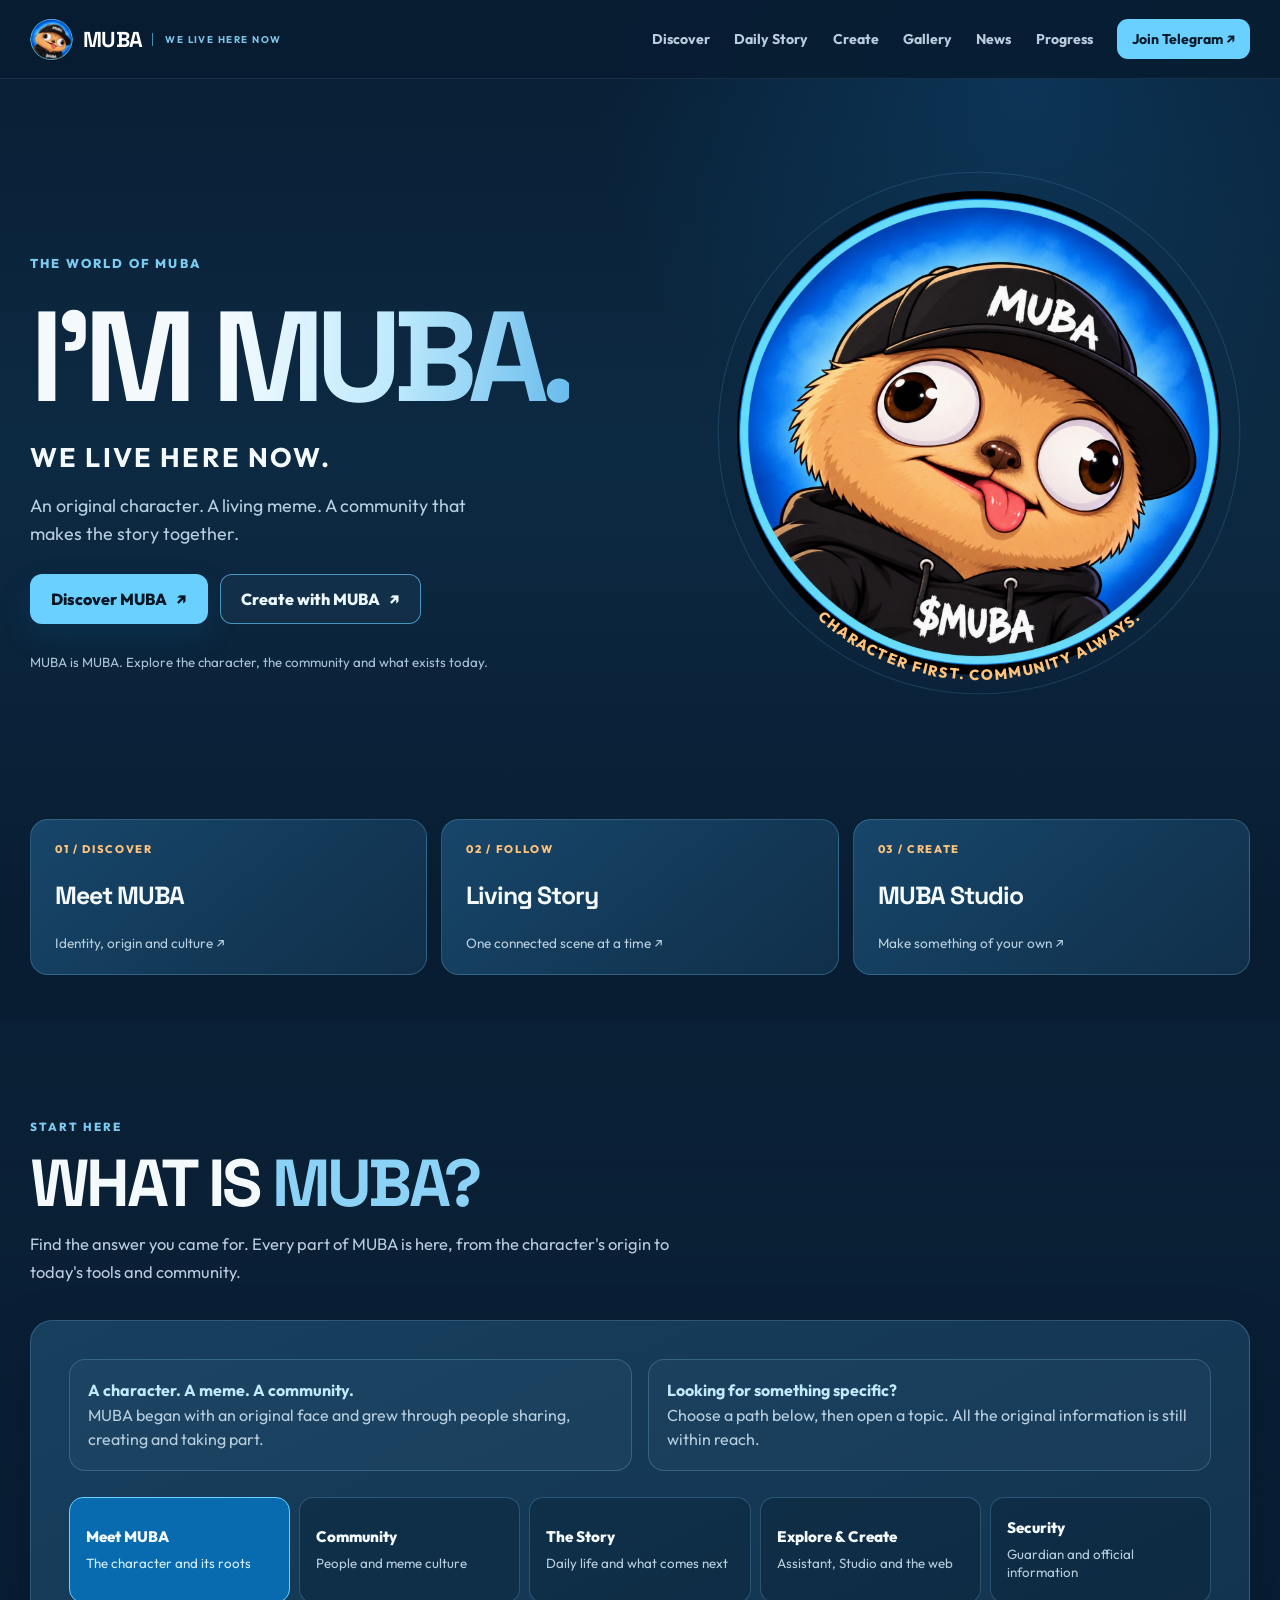
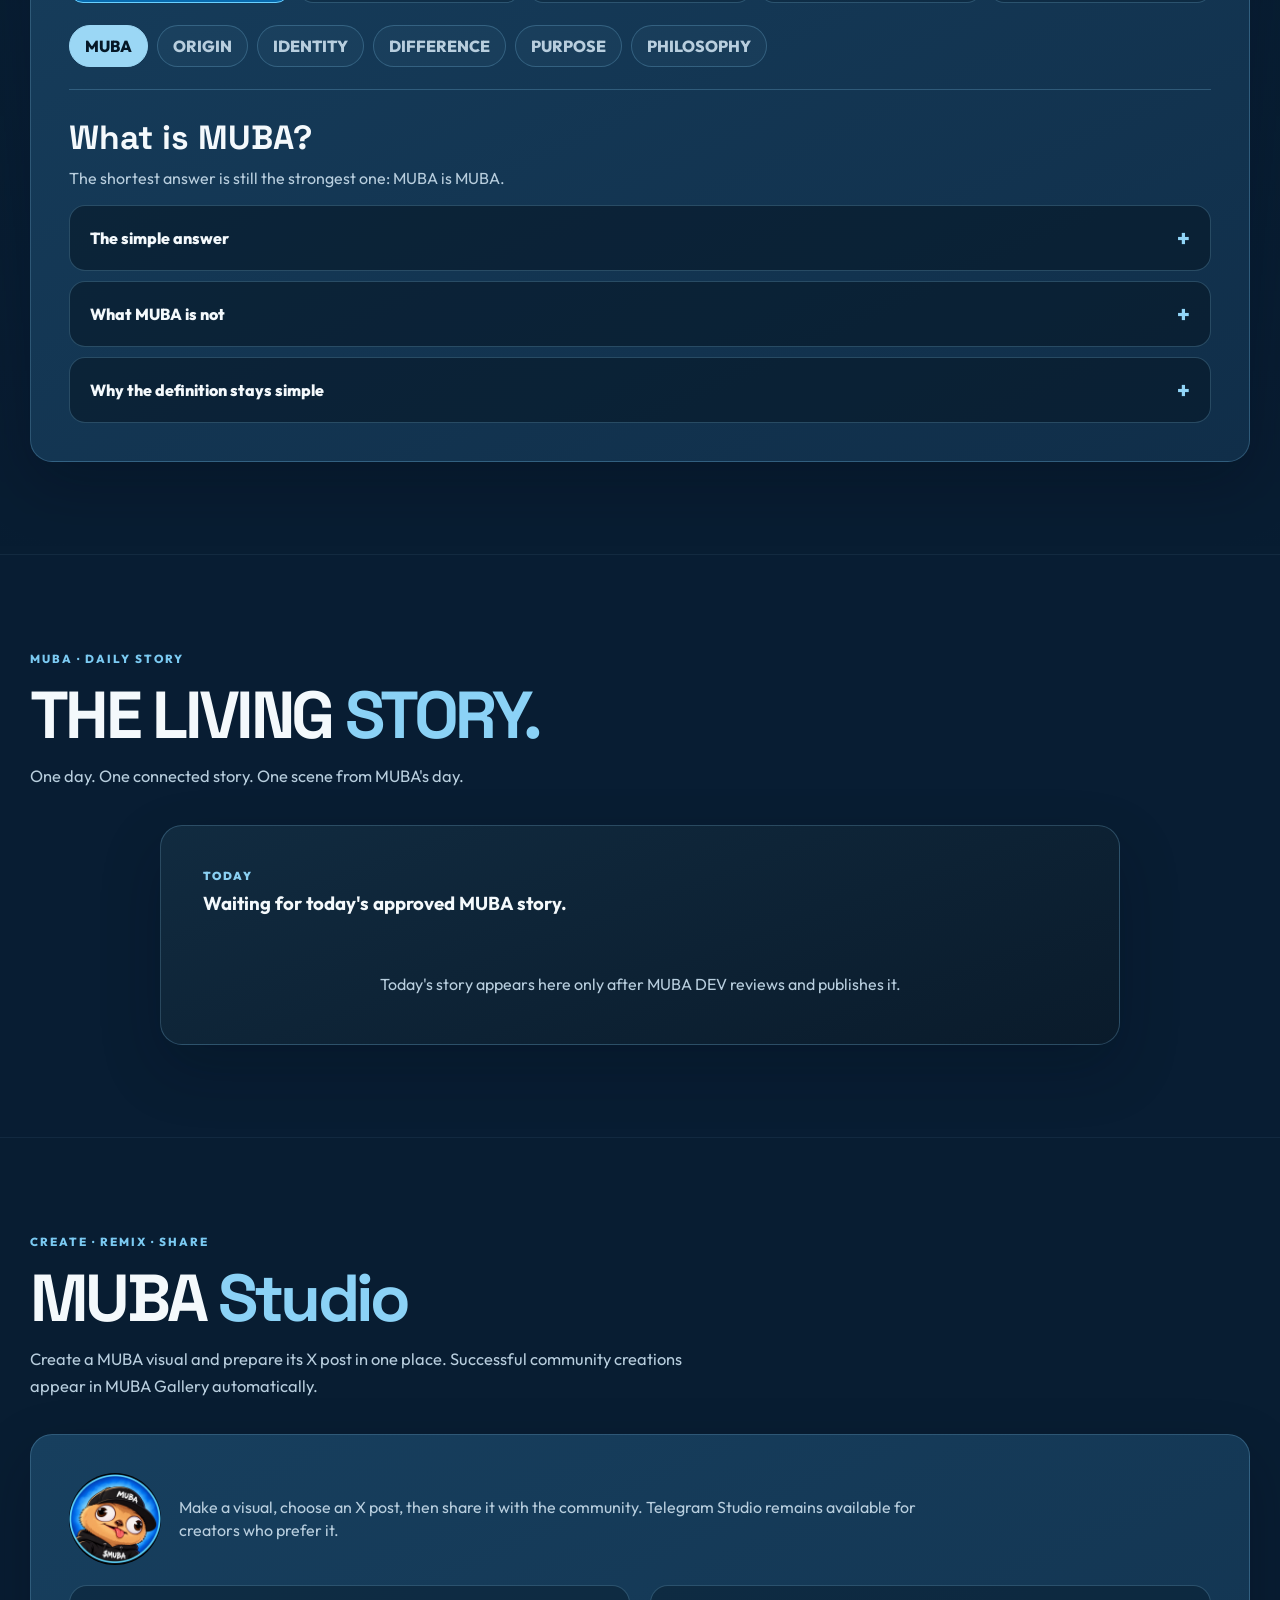
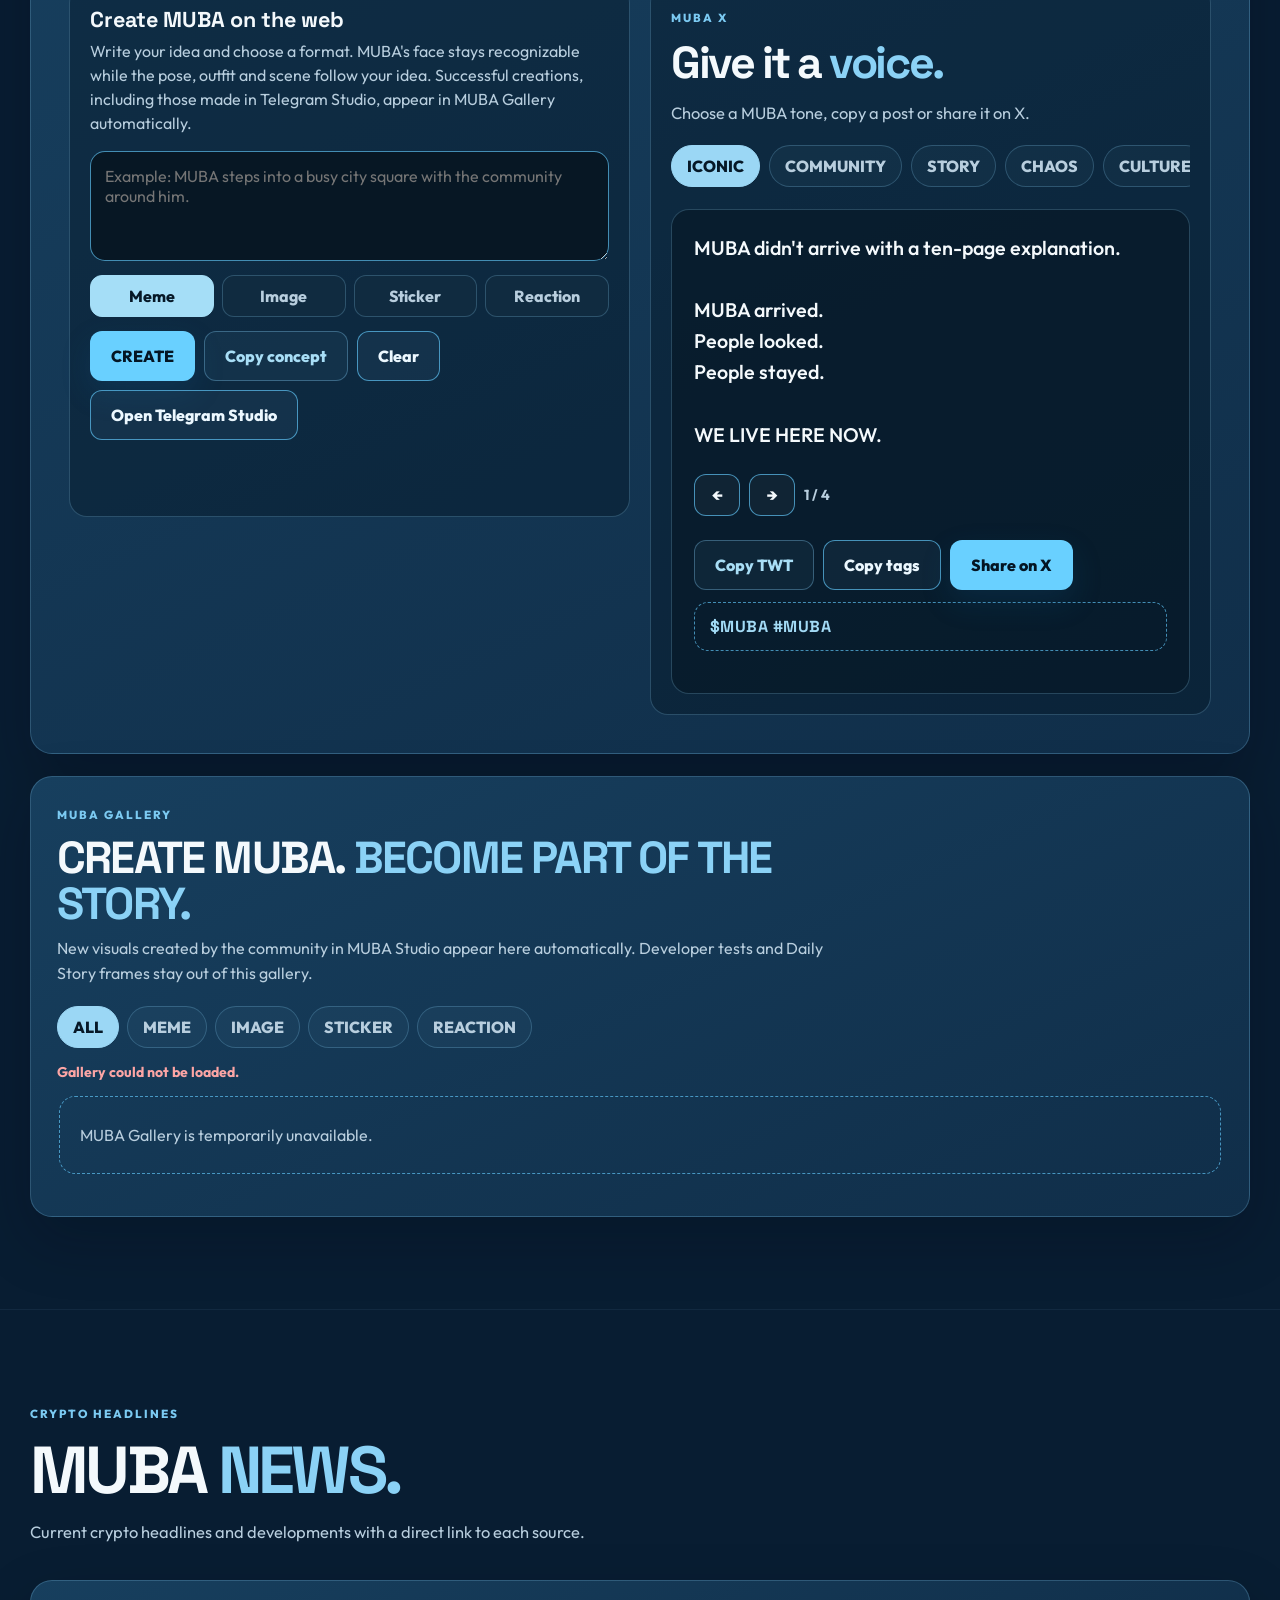
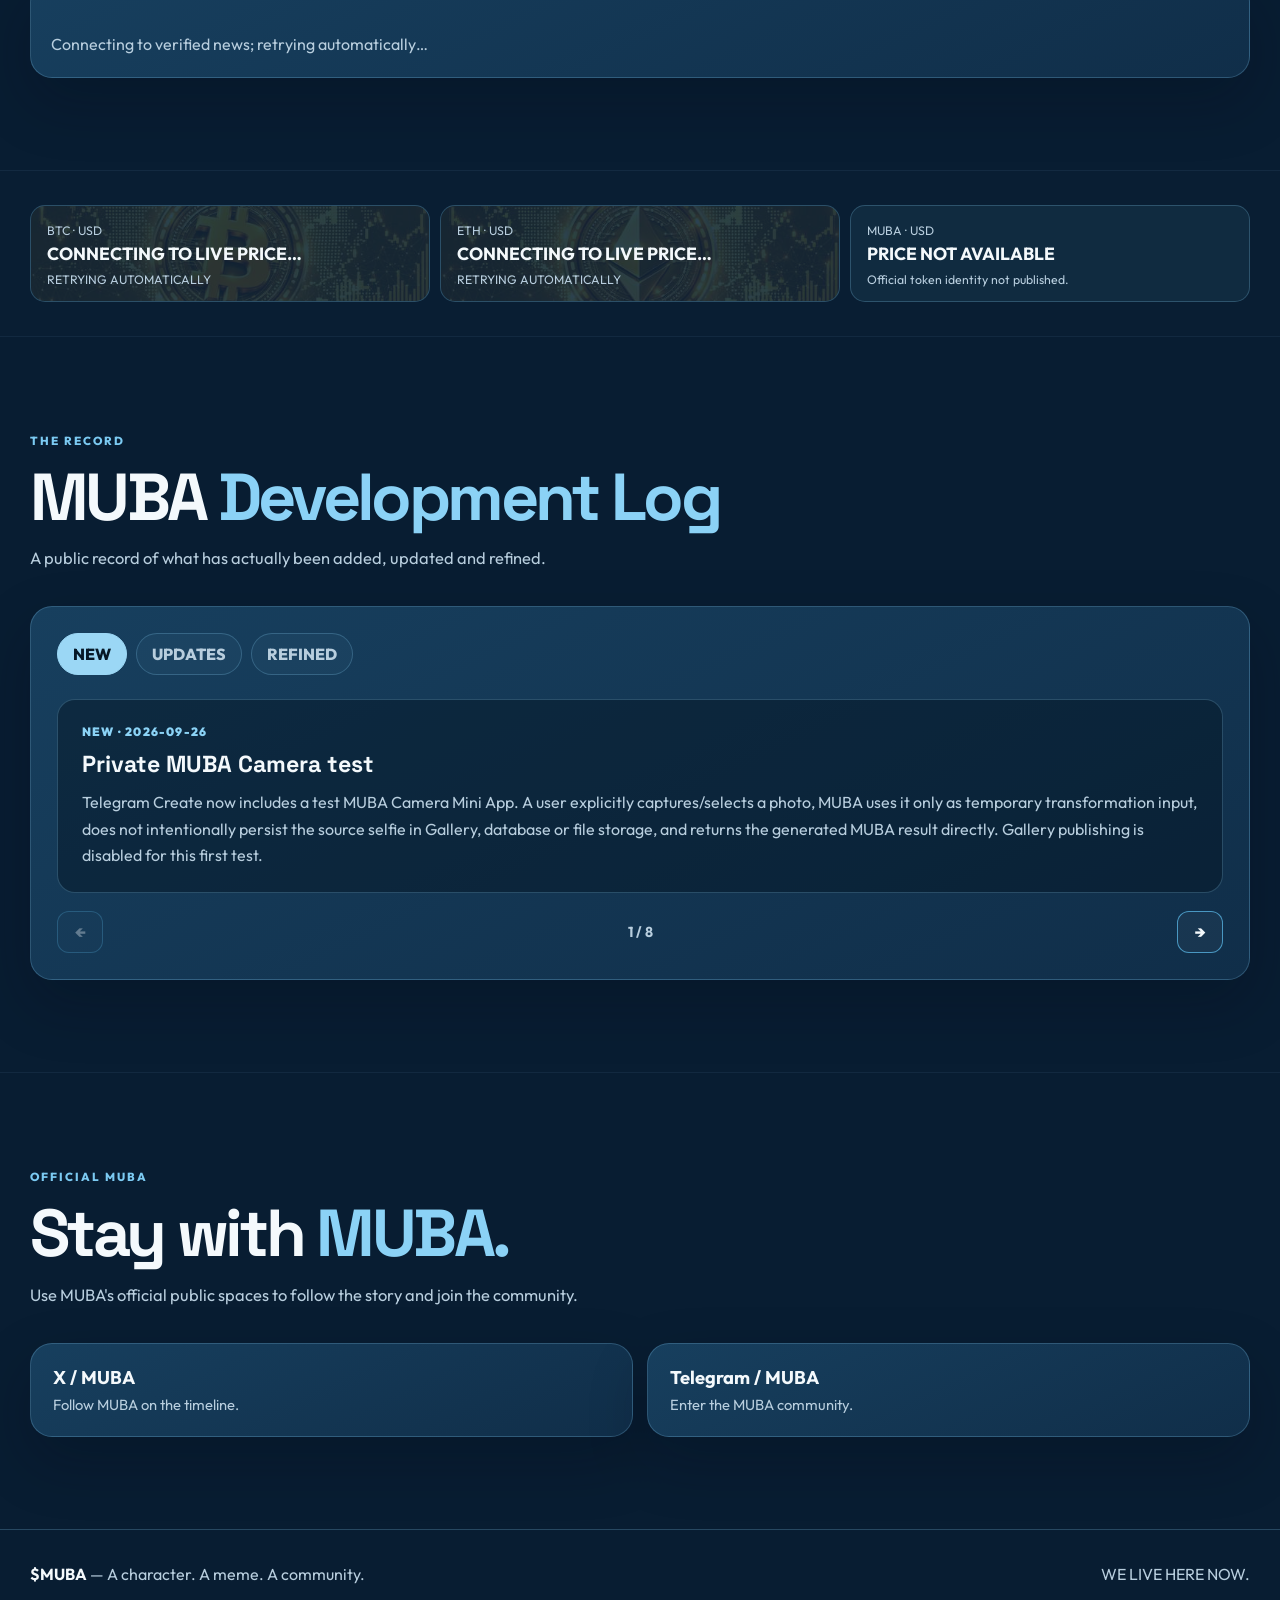
<file: index.html>
<!DOCTYPE html>
<html lang="en">
<head>
  <meta charset="UTF-8" />
  <meta name="viewport" content="width=device-width, initial-scale=1.0" />
  <meta name="description" content="MUBA — a character, a meme, a community. Explore the living MUBA story, development log, MUBA Studio and community tools." />
  <meta name="theme-color" content="#07121d" />
  <meta name="muba-studio-api" content="https://muba-v1dz.onrender.com" />
  <title>MUBA — WE LIVE HERE NOW</title>
  <link rel="preconnect" href="https://fonts.googleapis.com">
  <link rel="preconnect" href="https://fonts.gstatic.com" crossorigin>
  <link href="https://fonts.googleapis.com/css2?family=Outfit:wght@300;400;500;600;700;800;900&family=Space+Grotesk:wght@500;600;700&display=swap" rel="stylesheet">
  <style>
    :root {
      --bg: #07040f;
      --bg-soft: #0d0717;
      --card: rgba(20, 12, 33, .78);
      --card-strong: #120a1f;
      --purple: #b026ff;
      --purple-2: #7c3aed;
      --pink: #d946ef;
      --gold: #f5c542;
      --text: #f7f2ff;
      --muted: #b8a8d4;
      --line: rgba(176, 38, 255, .22);
      --line-strong: rgba(217, 70, 239, .45);
      --success: #86efac;
      --radius: 20px;
      --shadow: 0 20px 60px rgba(0,0,0,.34);
    }

    * { box-sizing: border-box; margin: 0; padding: 0; }
    html { scroll-behavior: smooth; }
    body {
      font-family: 'Outfit', system-ui, sans-serif;
      background:
        radial-gradient(circle at 12% 8%, rgba(176,38,255,.12), transparent 32%),
        radial-gradient(circle at 88% 18%, rgba(245,197,66,.07), transparent 26%),
        var(--bg);
      color: var(--text);
      min-height: 100vh;
      overflow-x: hidden;
    }
    button, input, textarea { font: inherit; }
    a { color: inherit; }
    .shell { width: min(1180px, calc(100% - 36px)); margin: 0 auto; }
    .eyebrow {
      display: inline-flex;
      align-items: center;
      gap: 8px;
      color: var(--pink);
      border: 1px solid rgba(217,70,239,.32);
      background: rgba(217,70,239,.07);
      border-radius: 999px;
      padding: 7px 13px;
      font-size: .76rem;
      font-weight: 800;
      letter-spacing: .09em;
      text-transform: uppercase;
    }
    .section { padding: 88px 0; position: relative; }
    .section-head { max-width: 760px; margin-bottom: 30px; }
    .section-title {
      font-family: 'Space Grotesk', sans-serif;
      font-size: clamp(2rem, 5vw, 3.5rem);
      line-height: 1;
      letter-spacing: -.045em;
      margin: 14px 0 12px;
    }
    .section-title span { color: var(--gold); }
    .section-copy { color: var(--muted); line-height: 1.65; font-size: 1.03rem; }
    .card {
      background: linear-gradient(180deg, rgba(25,14,42,.86), rgba(13,7,23,.88));
      border: 1px solid var(--line);
      border-radius: var(--radius);
      box-shadow: var(--shadow);
    }


    .story-book { max-width:900px; margin:0 auto; padding:clamp(18px,4vw,42px); background:linear-gradient(180deg,rgba(18,10,31,.96),rgba(9,5,16,.96)); }
    .news-shell { padding:20px; }
    .price-bar { display:grid; grid-template-columns:repeat(3,minmax(0,1fr)); gap:10px; }
    .price-card { background:#120a1f; border:1px solid var(--line); border-radius:14px; padding:13px 16px; min-width:0; position:relative; overflow:hidden; isolation:isolate; }
    .price-card::before { content:""; position:absolute; inset:0; z-index:0; pointer-events:none; background-repeat:no-repeat; background-position:center 48%; background-size:cover; opacity:.17; }
    .price-card[data-asset="BTC"]::before { background-image:url("./assets/price/btc-watermark.svg"); }
    .price-card[data-asset="ETH"]::before { background-image:url("./assets/price/eth-watermark.svg"); }
    .price-card > * { position:relative; z-index:1; }
    .price-card strong { display:block; font-size:1.1rem; margin:3px 0; font-variant-numeric:tabular-nums; }
    .price-card span { color:var(--muted); font-size:.77rem; }
    .price-card .positive { color:var(--success); }
    .price-card .negative { color:#fca5a5; }
    @media (max-width:600px) { .price-bar { grid-template-columns:1fr; } }
    .news-filters { display:flex; gap:7px; overflow-x:auto; padding-bottom:8px; margin:12px 0; }
    .news-filters button { background:#20152e; border:1px solid var(--line); border-radius:999px; color:var(--text); padding:8px 12px; white-space:nowrap; cursor:pointer; }
    .news-filters button[aria-pressed="true"] { border-color:var(--gold); color:var(--gold); }
    .news-list { display:grid; grid-template-columns:1fr; gap:8px; max-height:570px; overflow-y:auto; }
    .news-item { border:1px solid var(--line); border-radius:12px; padding:11px 14px; background:#0d0717; }
    .news-item h3 { font-size:1rem; margin:5px 0; line-height:1.3; }
    .news-item p,.news-note { color:var(--muted); line-height:1.48; }
    .news-meta { color:var(--gold); font-size:.76rem; letter-spacing:.04em; font-weight:700; }
    .news-source { display:flex; justify-content:space-between; gap:8px; flex-wrap:wrap; margin-top:12px; font-size:.83rem; }
    .news-source a { color:var(--gold); }
    .story-grid { display:grid; grid-template-columns:1fr; gap:clamp(12px,1.8vw,18px); margin-top:24px; }
    .story-frame { position:relative; aspect-ratio:16/9; overflow:hidden; border:2px solid rgba(247,242,255,.82); background:#0a0611; box-shadow:0 8px 30px rgba(0,0,0,.28); }
    .story-frame { transform:none; }
    .story-frame img { width:100%; height:100%; object-fit:cover; display:block; }
    .story-empty { color:var(--muted); text-align:center; padding:28px; }
    .story-share { margin-top:18px; display:flex; gap:9px; flex-wrap:wrap; }
    .story-share[hidden] { display:none; }
    .story-share .btn { text-decoration:none; }
    .story-copy { margin-top:24px; padding:0; border:0; box-shadow:none; background:transparent; color:#eee5f8; font-size:1.08rem; line-height:1.65; max-width:680px; }
    .story-kicker { color:var(--gold); font-weight:900; letter-spacing:.12em; font-size:.72rem; text-transform:uppercase; }
    @media (max-width:760px){ .story-book{padding:18px 14px}.story-grid{grid-template-columns:1fr;gap:12px}.story-frame{border-width:1px}.story-copy{font-size:1rem} }

    header {
      position: sticky;
      top: 0;
      z-index: 50;
      border-bottom: 1px solid rgba(255,255,255,.05);
      background: rgba(7,4,15,.82);
      backdrop-filter: blur(16px);
    }
    .header-inner {
      min-height: 74px;
      display: flex;
      align-items: center;
      justify-content: space-between;
      gap: 18px;
    }
    .brand {
      font-family: 'Space Grotesk', sans-serif;
      text-decoration: none;
      font-weight: 700;
      letter-spacing: .08em;
      white-space: nowrap;
    }
    .brand span { color: var(--gold); }
    .nav {
      display: flex;
      align-items: center;
      gap: 24px;
    }
    .nav a {
      text-decoration: none;
      color: var(--muted);
      font-size: .92rem;
      font-weight: 650;
      transition: color .18s ease;
    }
    .nav a:hover { color: var(--text); }
    .nav .nav-cta {
      color: #fff;
      padding: 10px 16px;
      border-radius: 999px;
      background: linear-gradient(135deg, var(--purple), var(--purple-2));
      box-shadow: 0 0 24px rgba(176,38,255,.24);
    }
    .menu-btn {
      display: none;
      border: 1px solid var(--line);
      color: var(--text);
      background: rgba(255,255,255,.04);
      border-radius: 12px;
      padding: 9px 12px;
      cursor: pointer;
    }

    .hero {
      min-height: calc(100vh - 74px);
      display: grid;
      grid-template-columns: 1.06fr .94fr;
      gap: 64px;
      align-items: center;
      padding: 62px 0 76px;
    }
    .hero h1 {
      font-family: 'Space Grotesk', sans-serif;
      font-size: clamp(4rem, 10vw, 7.6rem);
      line-height: .86;
      letter-spacing: -.07em;
      margin: 22px 0 22px;
    }
    .hero h1 span {
      background: linear-gradient(90deg, #fff 4%, var(--pink) 48%, var(--gold) 94%);
      -webkit-background-clip: text;
      background-clip: text;
      color: transparent;
    }
    .hero-sub {
      font-size: clamp(1.25rem, 2.5vw, 1.7rem);
      font-weight: 700;
      letter-spacing: .03em;
      margin-bottom: 10px;
    }
    .hero-quote { color: var(--muted); font-style: italic; margin-bottom: 28px; }
    .hero-actions { display: flex; gap: 12px; flex-wrap: wrap; }
    .btn {
      display: inline-flex;
      align-items: center;
      justify-content: center;
      gap: 9px;
      min-height: 48px;
      padding: 12px 20px;
      border: 1px solid transparent;
      border-radius: 999px;
      text-decoration: none;
      font-weight: 800;
      cursor: pointer;
      transition: transform .15s ease, border-color .15s ease, box-shadow .15s ease;
    }
    .btn:hover { transform: translateY(-2px); }
    .btn-primary {
      color: #fff;
      background: linear-gradient(135deg, var(--purple), var(--purple-2));
      box-shadow: 0 12px 34px rgba(176,38,255,.3);
    }
    .btn-secondary {
      color: var(--gold);
      border-color: rgba(245,197,66,.35);
      background: rgba(245,197,66,.04);
    }
    .btn-soft {
      color: var(--text);
      border-color: var(--line);
      background: rgba(255,255,255,.035);
    }
    .mascot-wrap { display: flex; justify-content: center; }
    .ring {
      width: min(440px, 82vw);
      aspect-ratio: 1;
      border-radius: 50%;
      padding: 8px;
      background: conic-gradient(from 180deg, var(--purple), var(--gold), var(--pink), var(--purple));
      box-shadow: 0 0 90px rgba(176,38,255,.32);
      animation: spin 22s linear infinite;
    }
    .ring-inner {
      width: 100%;
      height: 100%;
      border-radius: 50%;
      overflow: hidden;
      display: grid;
      place-items: center;
      background: #0a0611;
    }
    .ring-inner img {
      width: 94%;
      height: 94%;
      object-fit: cover;
      border-radius: 50%;
      animation: spin-rev 22s linear infinite;
    }
    @keyframes spin { to { transform: rotate(360deg); } }
    @keyframes spin-rev { to { transform: rotate(-360deg); } }

    .devlog-panel { padding: 26px; }
    .dev-tabs, .topic-tabs, .tweet-tabs {
      display: flex;
      gap: 9px;
      overflow-x: auto;
      scrollbar-width: thin;
      padding-bottom: 6px;
    }
    .chip {
      flex: 0 0 auto;
      border: 1px solid var(--line);
      background: rgba(255,255,255,.035);
      color: var(--muted);
      border-radius: 999px;
      padding: 10px 15px;
      font-weight: 800;
      cursor: pointer;
    }
    .chip.active {
      color: #fff;
      border-color: var(--line-strong);
      background: linear-gradient(135deg, rgba(176,38,255,.24), rgba(124,58,237,.18));
      box-shadow: 0 0 18px rgba(176,38,255,.12);
    }
    .dev-entry {
      margin-top: 18px;
      min-height: 190px;
      padding: 24px;
      border-radius: 18px;
      border: 1px solid rgba(255,255,255,.06);
      background: rgba(255,255,255,.025);
    }
    .dev-meta {
      color: var(--gold);
      font-size: .75rem;
      font-weight: 900;
      letter-spacing: .1em;
      text-transform: uppercase;
    }
    .dev-entry h3 {
      font-family: 'Space Grotesk', sans-serif;
      font-size: 1.45rem;
      margin: 10px 0;
    }
    .dev-entry p { color: var(--muted); line-height: 1.65; }
    .pager {
      display: flex;
      justify-content: space-between;
      align-items: center;
      gap: 12px;
      margin-top: 18px;
    }
    .pager-count { color: var(--muted); font-weight: 700; font-size: .9rem; }
    .icon-btn {
      border: 1px solid var(--line);
      background: rgba(255,255,255,.035);
      color: var(--text);
      border-radius: 12px;
      min-width: 46px;
      min-height: 42px;
      padding: 8px 14px;
      cursor: pointer;
      font-weight: 800;
    }
    .icon-btn:disabled { opacity: .35; cursor: default; }

    .knowledge-shell { padding: 26px; }
    .knowledge-intro {
      display: grid;
      grid-template-columns: 1.1fr .9fr;
      gap: 16px;
      margin-bottom: 22px;
    }
    .knowledge-note {
      border: 1px solid rgba(245,197,66,.18);
      background: rgba(245,197,66,.035);
      border-radius: 16px;
      padding: 18px;
      color: var(--muted);
      line-height: 1.55;
    }
    .knowledge-note strong { color: var(--gold); }
    .topic-tabs { margin-bottom: 18px; }
    .topic-panel {
      border-top: 1px solid rgba(255,255,255,.06);
      padding-top: 18px;
    }
    .topic-header { margin-bottom: 14px; }
    .topic-header h3 {
      font-family: 'Space Grotesk', sans-serif;
      font-size: clamp(1.5rem, 3vw, 2.1rem);
      margin-bottom: 7px;
    }
    .topic-header p { color: var(--muted); line-height: 1.55; }
    .accordion { display: grid; gap: 10px; }
    .accordion details {
      border: 1px solid var(--line);
      background: rgba(255,255,255,.027);
      border-radius: 16px;
      overflow: hidden;
    }
    .accordion summary {
      list-style: none;
      cursor: pointer;
      padding: 18px 20px;
      font-weight: 800;
      display: flex;
      justify-content: space-between;
      align-items: center;
      gap: 16px;
    }
    .accordion summary::-webkit-details-marker { display: none; }
    .accordion summary::after { content: '+'; color: var(--gold); font-size: 1.4rem; }
    .accordion details[open] summary::after { content: '−'; }
    .accordion-body {
      padding: 0 20px 20px;
      color: var(--muted);
      line-height: 1.68;
    }
    .accordion-body p + p { margin-top: 12px; }

    .studio-grid {
      display: grid;
      grid-template-columns: 1fr 1fr;
      gap: 20px;
      align-items: start;
    }
    .studio-workspace { padding: 26px; }
    .studio-workspace .studio-identity { margin-bottom: 20px; }
    .studio-workspace .studio-identity p { max-width: 800px; }
    .studio-workspace .prompt-box, .studio-workspace .tweet-lab {
      min-width: 0;
      padding: 20px;
      border: 1px solid var(--line);
      border-radius: 18px;
      background: rgba(255,255,255,.025);
    }
    .studio-workspace .tweet-lab { margin-top: 0; }
    .studio-identity {
      display: grid;
      grid-template-columns: 92px 1fr;
      gap: 18px;
      align-items: center;
      margin-bottom: 22px;
    }
    .studio-identity img {
      width: 92px;
      height: 92px;
      object-fit: cover;
      border-radius: 50%;
      border: 3px solid var(--purple);
      box-shadow: 0 0 24px rgba(176,38,255,.26);
    }
    .studio-identity p { color: var(--muted); line-height: 1.45; }

    .prompt-box { padding: 26px; }
    .prompt-box h3 {
      font-family: 'Space Grotesk', sans-serif;
      font-size: 1.35rem;
      margin-bottom: 6px;
    }
    .prompt-box > p { color: var(--muted); margin-bottom: 16px; line-height: 1.5; }
    .prompt-box textarea {
      width: 100%;
      min-height: 110px;
      resize: vertical;
      border-radius: 15px;
      border: 1px solid var(--line);
      background: #090510;
      color: #fff;
      padding: 14px;
      outline: none;
    }
    .prompt-box textarea:focus { border-color: rgba(217,70,239,.7); }
    .creator-types {
      display: grid;
      grid-template-columns: repeat(4,1fr);
      gap: 8px;
      margin: 10px 0 14px;
    }
    .creator-type {
      border: 1px solid var(--line);
      background: rgba(255,255,255,.03);
      color: var(--muted);
      border-radius: 12px;
      padding: 10px 8px;
      font-weight: 750;
      cursor: pointer;
    }
    .creator-type.active { color: #fff; border-color: var(--pink); background: rgba(217,70,239,.1); }
    .creator-actions { display: flex; gap: 9px; flex-wrap: wrap; }
    .studio-generate-status {
      margin-top: 14px;
      color: var(--muted);
      min-height: 22px;
      font-size: .9rem;
      font-weight: 700;
    }
    .studio-generate-status.busy { color: var(--gold); }
    .studio-generate-status.error { color: #fca5a5; }
    .studio-generate-status.ok { color: var(--success); }
    .studio-preview {
      margin-top: 18px;
      border: 1px solid var(--line);
      border-radius: 18px;
      background: rgba(0,0,0,.22);
      padding: 14px;
    }
    .studio-preview[hidden] { display: none; }
    .studio-preview img {
      display: block;
      width: 100%;
      max-height: 620px;
      object-fit: contain;
      border-radius: 14px;
      background: #05030a;
    }
    .studio-preview-tools {
      display: flex;
      flex-wrap: wrap;
      gap: 9px;
      margin-top: 12px;
    }
    .studio-preview-meta {
      color: var(--muted);
      font-size: .84rem;
      margin-top: 10px;
      line-height: 1.45;
    }

    .gallery-wrap { margin-top: 20px; padding: 26px; overflow: hidden; }
    .gallery-head { max-width: 780px; margin-bottom: 18px; }
    .gallery-head h3 {
      font-family: 'Space Grotesk', sans-serif;
      font-size: clamp(1.8rem,4vw,2.8rem);
      margin: 12px 0 8px;
      line-height: 1.04;
      letter-spacing: -.04em;
    }
    .gallery-head h3 span { color: var(--gold); }
    .gallery-head p { color: var(--muted); line-height: 1.58; }
    .gallery-filters {
      display: flex;
      gap: 8px;
      overflow-x: auto;
      padding: 2px 0 12px;
      scrollbar-width: thin;
    }
    .gallery-strip {
      display: flex;
      gap: 14px;
      overflow-x: auto;
      scroll-snap-type: x proximity;
      -webkit-overflow-scrolling: touch;
      overscroll-behavior-inline: contain;
      padding: 4px 2px 16px;
      scrollbar-width: thin;
      touch-action: pan-x;
    }
    .gallery-card {
      flex: 0 0 clamp(230px, 29vw, 310px);
      scroll-snap-align: start;
      border: 1px solid var(--line);
      border-radius: 18px;
      background: rgba(255,255,255,.028);
      overflow: hidden;
      min-width: 0;
    }
    .gallery-card img {
      display: block;
      width: 100%;
      aspect-ratio: 1 / 1;
      object-fit: cover;
      background: #05030a;
    }
    .gallery-card-body { padding: 14px; }
    .gallery-label {
      font-family: 'Space Grotesk', sans-serif;
      font-size: 1rem;
      font-weight: 700;
      line-height: 1.25;
      overflow: hidden;
      text-overflow: ellipsis;
      white-space: nowrap;
    }
    .gallery-meta {
      margin-top: 7px;
      color: var(--muted);
      font-size: .72rem;
      font-weight: 800;
      letter-spacing: .075em;
      text-transform: uppercase;
    }
    .gallery-status {
      color: var(--muted);
      min-height: 22px;
      font-size: .88rem;
      font-weight: 700;
      margin: 3px 0 7px;
    }
    .gallery-status.error { color: #fca5a5; }
    .gallery-empty {
      border: 1px dashed var(--line);
      border-radius: 16px;
      padding: 28px 20px;
      color: var(--muted);
      min-width: min(520px, 90vw);
    }

    .tweet-lab { margin-top: 20px; padding: 26px; }
    .tweet-card {
      margin-top: 16px;
      min-height: 210px;
      display: flex;
      flex-direction: column;
      justify-content: space-between;
      border: 1px solid var(--line);
      background: rgba(255,255,255,.026);
      border-radius: 18px;
      padding: 22px;
    }
    .tweet-text {
      white-space: pre-wrap;
      font-size: clamp(1.05rem, 2vw, 1.23rem);
      line-height: 1.58;
      font-weight: 550;
    }
    .tweet-tools {
      margin-top: 24px;
      display: flex;
      gap: 9px;
      flex-wrap: wrap;
      align-items: center;
    }
    .status-text {
      color: var(--success);
      font-size: .85rem;
      font-weight: 750;
      min-height: 20px;
    }
    .tags-box {
      margin-top: 12px;
      border: 1px dashed rgba(245,197,66,.28);
      color: var(--gold);
      border-radius: 14px;
      padding: 13px 15px;
      font-family: 'Space Grotesk', sans-serif;
      font-weight: 700;
      letter-spacing: .03em;
    }

    .official {
      display: grid;
      grid-template-columns: repeat(2,1fr);
      gap: 14px;
    }
    .official a {
      padding: 22px;
      text-decoration: none;
      transition: transform .15s ease, border-color .15s ease;
    }
    .official a:hover { transform: translateY(-2px); border-color: var(--line-strong); }
    .official strong { display: block; font-size: 1.15rem; margin-bottom: 5px; }
    .official span { color: var(--muted); font-size: .92rem; }

    footer {
      border-top: 1px solid rgba(255,255,255,.06);
      padding: 34px 0 50px;
      color: var(--muted);
    }
    .footer-inner {
      display: flex;
      justify-content: space-between;
      gap: 18px;
      flex-wrap: wrap;
    }
    .footer-inner strong { color: var(--text); }

    @media (max-width: 900px) {
      .menu-btn { display: inline-flex; }
      .nav {
        position: absolute;
        left: 18px;
        right: 18px;
        top: 66px;
        display: none;
        flex-direction: column;
        align-items: stretch;
        gap: 6px;
        padding: 12px;
        border: 1px solid var(--line);
        border-radius: 16px;
        background: rgba(10,6,18,.98);
        box-shadow: var(--shadow);
      }
      .nav.open { display: flex; }
      .nav a { padding: 11px 12px; }
      .hero { grid-template-columns: 1fr; text-align: center; gap: 34px; }
      .hero-actions { justify-content: center; }
      .hero .eyebrow { margin-inline: auto; }
      .knowledge-intro, .studio-grid { grid-template-columns: 1fr; }
      .creator-types { grid-template-columns: repeat(2,1fr); }
    }
    @media (max-width: 560px) {
      .shell { width: min(100% - 24px, 1180px); }
      .section { padding: 68px 0; }
      .hero { padding-top: 42px; }
      .hero h1 { font-size: clamp(3.45rem, 22vw, 5.2rem); }
      .devlog-panel, .knowledge-shell, .prompt-box, .gallery-wrap, .tweet-lab, .studio-workspace { padding: 18px; }
      .studio-workspace .prompt-box, .studio-workspace .tweet-lab { padding: 16px; }
      .official { grid-template-columns: 1fr; }
      .studio-identity { grid-template-columns: 72px 1fr; }
      .studio-identity img { width: 72px; height: 72px; }
      .creator-actions .btn, .tweet-tools .btn { width: 100%; }
    }
    @media (prefers-reduced-motion: reduce) {
      html { scroll-behavior: auto; }
      .ring, .ring-inner img { animation: none; }
      * { transition: none !important; }
    }
  </style>
  <link rel="icon" type="image/jpeg" href="./assets/brand/muba-blue-avatar.jpg" />
  <link rel="stylesheet" href="./assets/brand/web-refresh.css?v=20261003-mobile" />
</head>
<body>
  <header>
    <div class="shell header-inner">
      <a class="brand" href="#top" aria-label="MUBA, back to top"><img src="./assets/brand/muba-blue-avatar.jpg" alt="" /><span>MUBA</span><small>WE LIVE HERE NOW</small></a>
      <button class="menu-btn" type="button" id="menu-btn" aria-expanded="false" aria-controls="site-nav">MENU</button>
      <nav class="nav" id="site-nav">
        <a href="#what-is-muba">Discover</a>
        <a href="#daily-story">Daily Story</a>
        <a href="#studio">Create</a>
        <a href="#gallery">Gallery</a>
        <a href="#news">News</a>
        <a href="#development">Progress</a>
        <a class="nav-cta" href="https://t.me/MUBA_RH" target="_blank" rel="noopener">Join Telegram ↗</a>
      </nav>
    </div>
  </header>

  <main id="top">
    <div class="shell">
      <section class="hero" aria-labelledby="hero-title">
        <div>
          <div class="eyebrow">THE WORLD OF MUBA</div>
          <h1 id="hero-title">I'M <span>MUBA.</span></h1>
          <p class="hero-sub">WE LIVE HERE NOW.</p>
          <p class="hero-quote">An original character. A living meme. A community that makes the story together.</p>
          <div class="hero-actions">
            <a class="btn btn-primary" href="#what-is-muba">Discover MUBA <span aria-hidden="true">↗</span></a>
            <a class="btn btn-soft" href="#studio">Create with MUBA <span aria-hidden="true">↗</span></a>
          </div>
          <p class="hero-footnote">MUBA is MUBA. Explore the character, the community and what exists today.</p>
        </div>
        <div class="mascot-wrap">
          <div class="mascot-stage">
            <img src="./assets/brand/muba-blue-avatar.jpg" alt="MUBA, the wide-eyed character in a black cap and hoodie" />
            <svg class="mascot-caption" viewBox="0 0 520 560" role="img" aria-label="Character first. Community always.">
              <defs><path id="mascot-caption-arc" d="M 47 391 A 248 248 0 0 0 473 391" /></defs>
              <text><textPath href="#mascot-caption-arc" startOffset="50%" text-anchor="middle">CHARACTER FIRST. COMMUNITY ALWAYS.</textPath></text>
            </svg>
          </div>
        </div>
      </section>
      <div class="pathways" aria-label="Explore MUBA sections">
        <a href="#what-is-muba"><span>01 / DISCOVER</span><strong>Meet MUBA</strong><small>Identity, origin and culture ↗</small></a>
        <a href="#daily-story"><span>02 / FOLLOW</span><strong>Living Story</strong><small>One connected scene at a time ↗</small></a>
        <a href="#studio"><span>03 / CREATE</span><strong>MUBA Studio</strong><small>Make something of your own ↗</small></a>
      </div>
    </div>


    <section class="section" id="what-is-muba">
      <div class="shell">
        <div class="section-head">
          <div class="eyebrow">START HERE</div>
          <h2 class="section-title">WHAT IS <span>MUBA?</span></h2>
          <p class="section-copy">Find the answer you came for. Every part of MUBA is here, from the character's origin to today's tools and community.</p>
        </div>

        <div class="knowledge-shell card">
          <div class="knowledge-intro">
            <div class="knowledge-note"><strong>A character. A meme. A community.</strong><br>MUBA began with an original face and grew through people sharing, creating and taking part.</div>
            <div class="knowledge-note"><strong>Looking for something specific?</strong><br>Choose a path below, then open a topic. All the original information is still within reach.</div>
          </div>
          <div class="knowledge-groups" id="knowledge-groups" aria-label="MUBA discovery paths"></div>
          <div class="topic-tabs" id="topic-tabs" aria-label="MUBA knowledge topics"></div>
          <div class="topic-panel" id="topic-panel" aria-live="polite"></div>
        </div>
      </div>
    </section>

    <section class="section" id="daily-story">
      <div class="shell">
        <div class="section-head">
          <div class="eyebrow">MUBA · DAILY STORY</div>
          <h2 class="section-title">THE LIVING <span>STORY.</span></h2>
          <p class="section-copy">One day. One connected story. One scene from MUBA's day.</p>
        </div>
        <div class="card story-book">
          <div class="story-kicker" id="story-date">TODAY</div>
          <h3 id="story-theme" style="margin-top:8px">Waiting for today's approved MUBA story.</h3>
          <div class="story-grid" id="story-grid"></div>
          <div class="story-copy card" id="story-twt" hidden></div>
          <div class="story-share" id="story-share" hidden>
            <a class="btn btn-primary" id="story-share-x" href="#" target="_blank" rel="noopener">Share Story on X</a>
          </div>
          <div class="story-empty" id="story-empty">Today's story appears here only after MUBA DEV reviews and publishes it.</div>
        </div>
      </div>
    </section>
    <section class="section" id="studio">
      <div class="shell">
        <div class="section-head">
          <div class="eyebrow">CREATE · REMIX · SHARE</div>
          <h2 class="section-title">MUBA <span>Studio</span></h2>
          <p class="section-copy">Create a MUBA visual and prepare its X post in one place. Successful community creations appear in MUBA Gallery automatically.</p>
        </div>

        <div class="studio-workspace card">
          <div class="studio-identity">
            <img src="./assets/brand/muba-blue-avatar.jpg" alt="MUBA" />
            <p>Make a visual, choose an X post, then share it with the community. Telegram Studio remains available for creators who prefer it.</p>
          </div>
          <div class="studio-grid">
          <div class="prompt-box" id="web-studio">
            <h3>Create MUBA on the web</h3>
            <p>Write your idea and choose a format. MUBA's face stays recognizable while the pose, outfit and scene follow your idea. Successful creations, including those made in Telegram Studio, appear in MUBA Gallery automatically.</p>
            <textarea id="studio-prompt" maxlength="120" placeholder="Example: MUBA steps into a busy city square with the community around him."></textarea>
            <div class="creator-types" id="creator-types">
              <button class="creator-type active" type="button" data-kind="meme">Meme</button>
              <button class="creator-type" type="button" data-kind="image">Image</button>
              <button class="creator-type" type="button" data-kind="sticker">Sticker</button>
              <button class="creator-type" type="button" data-kind="emoji">Reaction</button>
            </div>
            <div class="creator-actions">
              <button class="btn btn-primary" type="button" id="create-web">CREATE</button>
              <button class="btn btn-secondary" type="button" id="copy-concept">Copy concept</button>
              <button class="btn btn-soft" type="button" id="clear-studio">Clear</button>
              <a class="btn btn-soft" href="https://t.me/MUBA_RH_AI_Bot?start=assistant" target="_blank" rel="noopener">Open Telegram Studio</a>
            </div>
            <div class="status-text" id="concept-status" aria-live="polite"></div>
            <div class="studio-generate-status" id="studio-generate-status" aria-live="polite"></div>
            <div class="studio-preview" id="studio-preview" hidden>
              <img id="studio-result-img" alt="Generated MUBA Studio creation" />
              <div class="studio-preview-tools">
                <a class="btn btn-primary" id="download-image" href="#" download="MUBA-Studio.png">Download</a>
                <button class="btn btn-secondary" type="button" id="use-twt">Use in MUBA X</button>
                <button class="btn btn-soft" type="button" id="create-another">Create another</button>
              </div>
              <p class="studio-preview-meta" id="studio-preview-meta"></p>
            </div>
          </div>

          <div class="tweet-lab" id="twt">
            <div class="section-head" style="margin-bottom:18px">
              <div class="eyebrow">MUBA X</div>
              <h3 class="section-title" style="font-size:clamp(1.8rem,4vw,2.8rem)">Give it a <span>voice.</span></h3>
              <p class="section-copy">Choose a MUBA tone, copy a post or share it on X.</p>
            </div>
            <div class="tweet-tabs" id="tweet-tabs" aria-label="MUBA X categories"></div>
            <div class="tweet-card">
              <div class="tweet-text" id="tweet-text"></div>
              <div>
                <div class="tweet-tools">
                  <button class="icon-btn" type="button" id="tweet-prev" aria-label="Previous MUBA TWT">←</button>
                  <button class="icon-btn" type="button" id="tweet-next" aria-label="Next MUBA TWT">→</button>
                  <span class="pager-count" id="tweet-count"></span>
                </div>
                <div class="tweet-tools">
                  <button class="btn btn-secondary" type="button" id="copy-tweet">Copy TWT</button>
                  <button class="btn btn-soft" type="button" id="copy-tags">Copy tags</button>
                  <a class="btn btn-primary" id="share-x" href="#" target="_blank" rel="noopener">Share on X</a>
                </div>
                <div class="tags-box" id="share-tags">$MUBA #MUBA </div>
                <div class="status-text" id="tweet-status" aria-live="polite"></div>
              </div>
            </div>
          </div>
          </div>
        </div>

        <div class="gallery-wrap card" id="gallery">
          <div class="gallery-head">
            <div class="eyebrow">MUBA GALLERY</div>
            <h3>CREATE MUBA. <span>BECOME PART OF THE STORY.</span></h3>
            <p>New visuals created by the community in MUBA Studio appear here automatically. Developer tests and Daily Story frames stay out of this gallery.</p>
          </div>
          <div class="gallery-filters" id="gallery-filters" aria-label="MUBA Gallery filters">
            <button class="chip active" type="button" data-gallery-kind="all">ALL</button>
            <button class="chip" type="button" data-gallery-kind="meme">MEME</button>
            <button class="chip" type="button" data-gallery-kind="image">IMAGE</button>
            <button class="chip" type="button" data-gallery-kind="sticker">STICKER</button>
            <button class="chip" type="button" data-gallery-kind="emoji">REACTION</button>
          </div>
          <div class="gallery-status" id="gallery-status" aria-live="polite"></div>
          <div class="gallery-strip" id="gallery-strip" aria-label="Community MUBA creations"></div>
        </div>

      </div>
    </section>

    <section class="section" id="news">
      <div class="shell">
        <div class="section-head">
          <div class="eyebrow">CRYPTO HEADLINES</div>
          <h2 class="section-title">MUBA <span>NEWS.</span></h2>
          <p class="section-copy">Current crypto headlines and developments with a direct link to each source.</p>
        </div>
        <div class="card news-shell">
          <div class="news-filters" id="news-filters" aria-label="News categories"></div>
          <div class="news-list" id="news-list" aria-live="polite"></div>
          <p class="news-note" id="news-status">Connecting to verified news…</p>
        </div>
      </div>
    </section>

    <section class="section" id="live-price" aria-label="Live crypto prices">
      <div class="shell">
        <div class="price-bar" id="price-bar">
          <div class="price-card" data-asset="BTC"><span>BTC · USD</span><strong>CONNECTING TO LIVE PRICE…</strong><span class="price-detail"></span></div>
          <div class="price-card" data-asset="ETH"><span>ETH · USD</span><strong>CONNECTING TO LIVE PRICE…</strong><span class="price-detail"></span></div>
          <div class="price-card" data-asset="MUBA"><span>MUBA · USD</span><strong>PRICE NOT AVAILABLE</strong><span class="price-detail">Official token identity not published.</span></div>
        </div>
      </div>
    </section>

    <section class="section" id="development">
      <div class="shell">
        <div class="section-head">
          <div class="eyebrow">THE RECORD</div>
          <h2 class="section-title">MUBA <span>Development Log</span></h2>
          <p class="section-copy">A public record of what has actually been added, updated and refined.</p>
        </div>
        <div class="devlog-panel card">
          <div class="dev-tabs" id="dev-tabs" aria-label="Development log categories"></div>
          <article class="dev-entry" id="dev-entry" aria-live="polite"></article>
          <div class="pager">
            <button class="icon-btn" id="dev-prev" type="button" aria-label="Previous development entry">←</button>
            <span class="pager-count" id="dev-count"></span>
            <button class="icon-btn" id="dev-next" type="button" aria-label="Next development entry">→</button>
          </div>
        </div>
      </div>
    </section>

    <section class="section">
      <div class="shell">
        <div class="section-head">
          <div class="eyebrow">OFFICIAL MUBA</div>
          <h2 class="section-title">Stay with <span>MUBA.</span></h2>
          <p class="section-copy">Use MUBA's official public spaces to follow the story and join the community.</p>
        </div>
        <div class="official">
          <a class="card" href="https://x.com/MUBA_RH" target="_blank" rel="noopener">
            <strong>X / MUBA</strong>
            <span>Follow MUBA on the timeline.</span>
          </a>
          <a class="card" href="https://t.me/MUBA_RH" target="_blank" rel="noopener">
            <strong>Telegram / MUBA</strong>
            <span>Enter the MUBA community.</span>
          </a>
        </div>
      </div>
    </section>
  </main>

  <footer>
    <div class="shell footer-inner">
      <span><strong>$MUBA</strong> — A character. A meme. A community.</span>
      <span>WE LIVE HERE NOW. </span>
    </div>
  </footer>

  <script>

    async function loadDailyStory(){
      const api=(document.querySelector('meta[name="muba-studio-api"]')?.content||"").replace(/\/$/,"");
      if(!api) return;
      try{
        const response=await fetch(api+"/story",{cache:"no-store"});
        if(!response.ok) return;
        const payload=await response.json(); const story=payload.story;
        if(!story) return;
        document.getElementById("story-date").textContent=story.day;
        document.getElementById("story-theme").textContent=story.story||story.summary||"Today's story is waiting for its English text.";
        const grid=document.getElementById("story-grid");
        const urls=Array.isArray(story.image_urls)?story.image_urls:[];
        if(urls.length!==1 && urls.length!==4){
          document.getElementById("story-empty").textContent="This story is waiting for its approved image.";
          return;
        }
        const figures=urls.map((url,i)=>{const figure=document.createElement("figure"); figure.className="story-frame";
          const img=document.createElement("img"); img.src=url; img.alt=urls.length===1?"MUBA Daily Story scene":`MUBA Daily Story archived frame ${i+1}`;
          figure.appendChild(img); return figure;}); grid.replaceChildren(...figures);
        document.getElementById("story-twt").hidden=true;
        document.getElementById("story-share").hidden=true;
        document.getElementById("story-empty").hidden=true;
      }catch(_){ }
    }
    let devLog = { new: [], updates: [], refined: [] };

    loadDailyStory();

    async function loadDevelopmentHistory() {
      try {
        const response = await fetch("./muba_history.json", { cache: "no-store" });
        if (!response.ok) throw new Error("History unavailable");
        const payload = await response.json();
        const entries = Array.isArray(payload.entries) ? payload.entries : [];
        const next = { new: [], updates: [], refined: [] };
        entries.forEach(item => {
          const category = item.type === "new" ? "new" : (item.type === "updated" ? "updates" : "refined");
          const title = item.title && (item.title.en || Object.values(item.title)[0]);
          const text = item.text && (item.text.en || Object.values(item.text)[0]);
          if (!title || !text || !item.date) return;
          next[category].push({ date: item.date, title, text });
        });
        devLog = next;
      } catch (_) {
        devLog = {
          new: [{ date: "LIVE", title: "MUBA history is temporarily unavailable", text: "The public timeline could not be loaded. MUBA's live tools remain available." }],
          updates: [],
          refined: []
        };
      }
      devCategory = devLog[devCategory]?.length ? devCategory : (devLog.new.length ? "new" : (devLog.updates.length ? "updates" : "refined"));
      devIndex = 0;
      renderDevTabs();
      renderDevEntry();
    }

    const devLabels = { new: "NEW", updates: "UPDATES", refined: "REFINED" };
    let devCategory = "new";
    let devIndex = 0;

    function renderDevTabs() {
      const root = document.getElementById("dev-tabs");
      root.innerHTML = Object.keys(devLog).map(key =>
        '<button class="chip ' + (key === devCategory ? 'active' : '') + '" type="button" data-dev="' + key + '">' + devLabels[key] + '</button>'
      ).join("");
      root.querySelectorAll("[data-dev]").forEach(button => {
        button.addEventListener("click", () => {
          devCategory = button.dataset.dev;
          devIndex = 0;
          renderDevTabs();
          renderDevEntry();
        });
      });
    }

    function renderDevEntry() {
      const entries = devLog[devCategory] || [];
      if (!entries.length) {
        document.getElementById("dev-entry").innerHTML = '<div class="dev-meta">' + devLabels[devCategory] + '</div><h3>No entries yet.</h3><p>Verified changes will appear here when they happen.</p>';
        document.getElementById("dev-count").textContent = "0 / 0";
        document.getElementById("dev-prev").disabled = true;
        document.getElementById("dev-next").disabled = true;
        return;
      }
      devIndex = Math.max(0, Math.min(devIndex, entries.length - 1));
      const item = entries[devIndex];
      document.getElementById("dev-entry").innerHTML =
        '<div class="dev-meta">' + devLabels[devCategory] + ' · ' + item.date + '</div>' +
        '<h3>' + escapeDevText(item.title) + '</h3>' +
        '<p>' + escapeDevText(item.text) + '</p>';
      document.getElementById("dev-count").textContent = (devIndex + 1) + " / " + entries.length;
      document.getElementById("dev-prev").disabled = devIndex === 0;
      document.getElementById("dev-next").disabled = devIndex === entries.length - 1;
    }

    function escapeDevText(value) {
      return String(value ?? "").replace(/[&<>"']/g, char => ({ "&":"&amp;","<":"&lt;",">":"&gt;",'"':"&quot;","'":"&#39;" }[char]));
    }

    const knowledge = [
      {
        key: "muba",
        label: "MUBA",
        title: "What is MUBA?",
        intro: "The shortest answer is still the strongest one: MUBA is MUBA.",
        items: [
          ["The simple answer", "MUBA is an original character that emerged inside the natural chaos of meme culture. Around that character, people began sharing, reacting, creating and forming a community. The essence remains simple: a character, a meme, a community."],
          ["What MUBA is not", "MUBA did not begin with a grand technological promise, a complicated product narrative or a long list of missions. It does not need to pretend to be bigger or more serious than it is."],
          ["Why the definition stays simple", "The identity works because it does not need borrowed mythology. “I'M MUBA.” is not a missing explanation; it is the center of the explanation."]
        ]
      },
      {
        key: "origin",
        label: "ORIGIN",
        title: "How did MUBA emerge?",
        intro: "Character first. Culture after. No prewritten legend required.",
        items: [
          ["The beginning", "First there was the character. People saw it, shared it, commented on it and began creating around it. Interaction slowly turned an image into something people could recognize and participate in."],
          ["The natural sequence", "Character → content → interaction → community → culture. That sequence is closer to the way internet culture actually grows than a story invented in advance."],
          ["A living origin", "MUBA's origin is not used to manufacture a legend after the fact. What happened is documented; what has not happened is not presented as history."]
        ]
      },
      {
        key: "identity",
        label: "IDENTITY",
        title: "MUBA identity",
        intro: "A recognizable face, a recognizable attitude and a very simple name.",
        items: [
          ["Visual identity", "MUBA's established face uses wide expressive eyes, short dense fur, a playful pink tongue, a black MUBA cap and a black hoodie marked with $MUBA. The original identity is preserved instead of being replaced by another meme mascot."],
          ["Character attitude", "MUBA can be cute, absurd, calm, strange or unexpectedly serious for one second. The tone does not need to become corporate to be consistent."],
          ["Core language", "I'M MUBA. WE LIVE HERE NOW. MUBA is MUBA. These phrases are not decoration; they are recurring identity anchors."]
        ]
      },
      {
        key: "difference",
        label: "DIFFERENCE",
        title: "Why is MUBA different?",
        intro: "Not because MUBA claims to be everything. Because MUBA stays itself.",
        items: [
          ["Original character", "MUBA does not represent someone else's dog, cat or reworked mascot. The character has its own face, appearance and atmosphere."],
          ["No inflated identity", "MUBA does not need to call itself a revolution, promise impossible technology or invent secret importance. The community can see what actually exists."],
          ["Consistency over noise", "Recognition grows through repeated identity, content, participation and culture—not by changing the character every time the timeline changes."]
        ]
      },
      {
        key: "purpose",
        label: "PURPOSE",
        title: "What is MUBA trying to build?",
        intro: "A place where the character, community and tools reinforce one another.",
        items: [
          ["The main purpose", "MUBA aims to build a lasting culture and community atmosphere around an original character rather than chase one temporary moment."],
          ["From audience to participant", "People can ask, create, remix, share, make memes and contribute to the atmosphere around MUBA. The community is part of the story rather than an audience outside it."],
          ["What changed over time", "MUBA now has spaces that help people learn, create and participate directly. The purpose is still cultural; the tools make that participation easier."]
        ]
      },
      {
        key: "community",
        label: "COMMUNITY",
        title: "The MUBA community",
        intro: "The world around MUBA exists because people can take part in it.",
        items: [
          ["Community philosophy", "The community idea is closer to “You have a place here” than “Watch us.” Participation matters more than passive consumption."],
          ["What people can do", "Talk about MUBA, ask questions, create visuals, write posts, make memes, share ideas and help shape how the character lives on the timeline."],
          ["Community and identity", "Participation can expand MUBA's culture without replacing MUBA's core identity. Community creativity and character consistency can exist together."]
        ]
      },
      {
        key: "culture",
        label: "CULTURE",
        title: "MUBA and meme culture",
        intro: "Meme culture is not a side theme. It is MUBA's natural environment.",
        items: [
          ["Where MUBA lives", "MUBA belongs on timelines, in community conversations, in visuals, in jokes and in the strange rhythm of internet culture."],
          ["Why humor matters", "Humor keeps MUBA human-sized. The character does not need to act like a corporate brand to be memorable."],
          ["WE LIVE HERE NOW", "The phrase captures the idea that MUBA does not need to escape the meme world to become meaningful. MUBA can build culture exactly where it already lives."]
        ]
      },
      {
        key: "story",
        label: "STORY",
        title: "The living MUBA story",
        intro: "The story records what happens. It does not dictate what must happen.",
        items: [
          ["Not a rigid roadmap", "MUBA's story is not a sequence of future promises disguised as history. It grows through real community activity, content and development."],
          ["Story Mode", "MUBA Assistant includes a paged Story Mode that helps people move through the journey without turning the project into a fictional corporate timeline."],
          ["The rule", "MUBA's story is not being written. It is being lived. New chapters should be added because something happened, not because something was promised."]
        ]
      },
      {
        key: "assistant",
        label: "ASSISTANT",
        title: "MUBA Assistant",
        intro: "A private place to explore MUBA through natural conversation.",
        items: [
          ["What it is", "MUBA Assistant is the private conversational side of the MUBA experience. It answers MUBA questions, explains culture and helps people navigate the project without turning the main group into a help desk."],
          ["Five languages", "The Assistant supports English, Turkish, Chinese, Arabic and Hindi. The answer follows the user's selected or detected language instead of mixing language layers."],
          ["What it knows not to invent", "The Assistant does not invent team identities, listings, partnerships, secret plans, contract addresses, roadmap dates or price predictions. Unknown information stays unknown."],
          ["More than Q&A", "Story Mode, MUBA Daily, Community Guide, Security Check, topic context, Studio and CREATE → SHARE make the Assistant an interactive MUBA space rather than a static FAQ."]
        ]
      },
      {
        key: "guardian",
        label: "GUARDIAN",
        title: "MUBA Guardian",
        intro: "The security and management layer of the MUBA main group.",
        items: [
          ["Why Guardian exists", "A public community needs a clear separation between normal conversation and security authority. Guardian handles that protected layer."],
          ["DEV authority", "Guardian management is restricted to the verified MUBA DEV authority. Ordinary users cannot take control by typing management commands."],
          ["START / STOP", "Guardian can be deliberately paused and resumed by DEV. When paused, runtime protection pauses while DEV controls remain available so the system can be brought back safely."],
          ["Violation history", "Real security events can be recorded and reviewed by category. Successful normal DEV management actions stay quiet so reports remain useful."]
        ]
      },
      {
        key: "daily",
        label: "MUBA DAILY",
        title: "MUBA Daily",
        intro: "A quick way to see what changed around MUBA.",
        items: [
          ["Daily view", "MUBA Daily organizes current MUBA activity into focused areas instead of forcing users to search through unrelated conversation."],
          ["Development Log", "The development log separates NEW, UPDATES and REFINED items and keeps previous entries browsable so progress does not disappear after one announcement."],
          ["Why it matters", "MUBA can show what exists today instead of relying on old descriptions that no longer reflect the project."]
        ]
      },
      {
        key: "studio",
        label: "STUDIO",
        title: "MUBA Studio",
        intro: "The creation side of MUBA.",
        items: [
          ["What Studio does", "MUBA Studio lets the community turn ideas into MUBA content such as memes, images, stickers and reactions."],
          ["Two Studio paths", "Web Studio offers a limited public creation path without exposing generation credentials. Telegram Studio remains the authenticated MUBA creator experience for users who want to continue there."],
          ["Website + Studio", "The website can now create and preview MUBA visuals directly. From the result, users can download the image, move into MUBA TWT or continue inside Telegram Studio."]
        ]
      },
      {
        key: "share",
        label: "CREATE → SHARE",
        title: "CREATE → SHARE",
        intro: "A MUBA visual should not have to end as a file sitting on one device.",
        items: [
          ["Create", "Start with a MUBA idea and build the visual in MUBA Studio."],
          ["Give it a voice", "Use MUBA TWT to choose an iconic, community, story, chaos or culture tone that fits the visual."],
          ["Share", "Copy the post, copy the MUBA tags or open the text directly on X. Creation becomes participation."]
        ]
      },
      {
        key: "security",
        label: "SECURITY",
        title: "MUBA security",
        intro: "Simple rule: official information should stay official.",
        items: [
          ["Official-source discipline", "MUBA security separates verified project information from random messages, fake links and unverified contract-address claims."],
          ["No invented CA", "If an official MUBA contract address has not been configured and announced through official sources, MUBA systems do not fabricate one."],
          ["Community protection", "Guardian can react to fake-CA patterns, suspicious links, phishing-style behavior, flooding and unauthorized control attempts according to its security rules."]
        ]
      },
      {
        key: "website",
        label: "WEBSITE",
        title: "The MUBA website",
        intro: "The website is becoming the public map of MUBA rather than a frozen description.",
        items: [
          ["Living knowledge", "WHAT IS MUBA is now topic-based and expandable. It can grow when MUBA gains a real new capability without being trapped inside a fixed number of questions."],
          ["Development visibility", "The public Development Log makes meaningful MUBA changes visible without exposing private credentials or internal security secrets."],
          ["Participation", "MUBA Studio and MUBA TWT connect reading with creating and sharing, giving the website a role beyond presentation."]
        ]
      },
      {
        key: "today",
        label: "TODAY",
        title: "What exists today?",
        intro: "MUBA is still a character, meme and community—now with more ways to experience each part.",
        items: [
          ["Public identity", "MUBA has its website, X presence and Telegram community built around one consistent character identity."],
          ["Interactive MUBA", "The private Assistant provides five-language knowledge, Story Mode, Daily, guides, security context and Studio access."],
          ["Community protection", "Guardian manages the protected security layer of the main group while normal MUBA conversation remains separate."],
          ["Creation", "MUBA Studio and CREATE → SHARE turn community ideas into content and give that content a path back to the timeline."]
        ]
      },
      {
        key: "philosophy",
        label: "PHILOSOPHY",
        title: "The MUBA philosophy",
        intro: "Be what you are. Build what is real. Leave room for culture to grow.",
        items: [
          ["Be MUBA", "MUBA does not need to become another character to be recognizable."],
          ["Build visibly", "It is more useful to show what exists today than to make unnecessary promises about tomorrow."],
          ["Let people participate", "Culture becomes stronger when people can use, share and reinterpret a character while its identity remains recognizable."],
          ["Stay here", "WE LIVE HERE NOW is both a line and a philosophy: build inside the culture that gave MUBA life."]
        ]
      },
      {
        key: "future",
        label: "FUTURE",
        title: "MUBA's future",
        intro: "Open enough to grow. Grounded enough not to invent tomorrow.",
        items: [
          ["No fake certainty", "MUBA does not need a fictional roadmap to appear active. Future development should be announced when it is real and ready to be shown."],
          ["What can grow", "Community participation, original content, Assistant experiences, Studio, website tools and MUBA's cultural presence can continue to deepen over time."],
          ["What should not change", "Whatever new tools appear, the center should remain recognizable: MUBA stays MUBA."]
        ]
      }
    ];

    const knowledgeGroups = [
      { key: "meet", label: "Meet MUBA", hint: "The character and its roots", topics: ["muba", "origin", "identity", "difference", "purpose", "philosophy"] },
      { key: "culture", label: "Community", hint: "People and meme culture", topics: ["community", "culture"] },
      { key: "story", label: "The Story", hint: "Daily life and what comes next", topics: ["story", "daily", "today", "future"] },
      { key: "tools", label: "Explore & Create", hint: "Assistant, Studio and the web", topics: ["assistant", "studio", "share", "website"] },
      { key: "safety", label: "Security", hint: "Guardian and official information", topics: ["guardian", "security"] }
    ];
    let activeGroup = "meet";
    let activeTopic = "muba";

    function renderKnowledgeGroups() {
      const root = document.getElementById("knowledge-groups");
      root.replaceChildren(...knowledgeGroups.map(group => {
        const button = document.createElement("button");
        button.type = "button";
        button.className = "knowledge-group" + (group.key === activeGroup ? " active" : "");
        button.setAttribute("aria-pressed", String(group.key === activeGroup));
        button.innerHTML = '<strong>' + group.label + '</strong><small>' + group.hint + '</small>';
        button.addEventListener("click", () => {
          activeGroup = group.key;
          activeTopic = group.topics[0];
          renderKnowledgeGroups();
          renderTopicTabs();
          renderTopicPanel();
        });
        return button;
      }));
    }

    function renderTopicTabs() {
      const root = document.getElementById("topic-tabs");
      const selected = knowledgeGroups.find(group => group.key === activeGroup) || knowledgeGroups[0];
      root.innerHTML = knowledge.filter(topic => selected.topics.includes(topic.key)).map(topic =>
        '<button class="chip ' + (topic.key === activeTopic ? 'active' : '') + '" type="button" data-topic="' + topic.key + '">' + topic.label + '</button>'
      ).join("");
      root.querySelectorAll("[data-topic]").forEach(button => {
        button.addEventListener("click", () => {
          activeTopic = button.dataset.topic;
          renderTopicTabs();
          renderTopicPanel();
        });
      });
    }

    function renderTopicPanel() {
      const topic = knowledge.find(item => item.key === activeTopic) || knowledge[0];
      const accordion = topic.items.map(item =>
        '<details><summary>' + item[0] + '</summary><div class="accordion-body"><p>' + item[1] + '</p></div></details>'
      ).join("");
      document.getElementById("topic-panel").innerHTML =
        '<div class="topic-header"><h3>' + topic.title + '</h3><p>' + topic.intro + '</p></div>' +
        '<div class="accordion">' + accordion + '</div>';
    }

    const tweets = {
      iconic: [
        "MUBA didn't arrive with a ten-page explanation.\n\nMUBA arrived.\nPeople looked.\nPeople stayed.\n\nWE LIVE HERE NOW.",
        "Some characters need a lore thread.\n\nMUBA needs two words:\n\nI'M MUBA.",
        "The timeline asked for an explanation.\n\nMUBA showed up instead.\n\nWE LIVE HERE NOW.",
        "No borrowed face.\nNo borrowed story.\nNo borrowed identity.\n\nMUBA is MUBA."
      ],
      community: [
        "A meme becomes different when people stop only watching it and start building around it.\n\nThat part belongs to the community.",
        "MUBA has a face.\nThe community gives that face a world to live in.\n\nThat's where the story gets interesting.",
        "You don't have to stand outside the MUBA story.\n\nMake something. Share something. Add a little chaos.",
        "The best part of MUBA was never supposed to be one post.\n\nIt's what people keep creating after it."
      ],
      story: [
        "MUBA's story isn't waiting inside a roadmap PDF.\n\nIt happens when something actually happens.\n\nThen we keep the chapter.",
        "Character first.\nContent next.\nCommunity after.\nCulture somewhere in the chaos.\n\nMUBA kept moving.",
        "Some stories are written before anyone arrives.\n\nMUBA's is being lived while everyone is already here.",
        "No need to invent yesterday to make tomorrow look bigger.\n\nMUBA keeps the real chapters."
      ],
      chaos: [
        "The meme world was already chaotic.\n\nMUBA looked around and apparently decided this was home.",
        "Timeline: please behave normally.\n\nMUBA: absolutely not.",
        "Somewhere between memes, chaos and one very long timeline, MUBA found a place to live.",
        "MUBA did not fix the chaos.\n\nMUBA moved in."
      ],
      culture: [
        "A character becomes culture when people know the face before they need the explanation.\n\nMUBA is working on the rest.",
        "Memes disappear fast.\nCharacters last longer when people give them language, habits, jokes and a place to return to.",
        "MUBA isn't trying to escape meme culture and become something else.\n\nThis is the place.",
        "Create it. Remix it. Share it.\n\nCulture doesn't grow by standing still."
      ],
      create: [
        "Made something with MUBA Studio.\n\nNow it has to survive the timeline.",
        "One MUBA idea in.\nOne new piece of chaos out.\n\nCREATE → SHARE.",
        "The community doesn't need to wait for the next MUBA post.\n\nMake the next one.",
        "A blank prompt is just a MUBA meme that hasn't happened yet."
      ]
    };

    const tweetLabels = {
      iconic: "ICONIC",
      community: "COMMUNITY",
      story: "STORY",
      chaos: "CHAOS",
      culture: "CULTURE",
      create: "CREATE"
    };
    const shareTags = "$MUBA #MUBA ";
    let tweetCategory = "iconic";
    let tweetIndex = 0;

    function renderTweetTabs() {
      const root = document.getElementById("tweet-tabs");
      root.innerHTML = Object.keys(tweets).map(key =>
        '<button class="chip ' + (key === tweetCategory ? 'active' : '') + '" type="button" data-tweet="' + key + '">' + tweetLabels[key] + '</button>'
      ).join("");
      root.querySelectorAll("[data-tweet]").forEach(button => {
        button.addEventListener("click", () => {
          tweetCategory = button.dataset.tweet;
          tweetIndex = 0;
          renderTweetTabs();
          renderTweet();
        });
      });
    }

    function currentTweetWithTags() {
      return tweets[tweetCategory][tweetIndex] + "\n\n" + shareTags;
    }

    function renderTweet() {
      const list = tweets[tweetCategory];
      tweetIndex = (tweetIndex + list.length) % list.length;
      document.getElementById("tweet-text").textContent = list[tweetIndex];
      document.getElementById("tweet-count").textContent = (tweetIndex + 1) + " / " + list.length;
      document.getElementById("share-x").href = "https://twitter.com/intent/tweet?text=" + encodeURIComponent(currentTweetWithTags());
      document.getElementById("tweet-status").textContent = "";
    }

    async function copyText(value, statusId, successText) {
      try {
        await navigator.clipboard.writeText(value);
        document.getElementById(statusId).textContent = successText;
      } catch (error) {
        window.prompt("Copy this text:", value);
      }
    }

    document.getElementById("dev-prev").addEventListener("click", () => { devIndex -= 1; renderDevEntry(); });
    document.getElementById("dev-next").addEventListener("click", () => { devIndex += 1; renderDevEntry(); });

    document.getElementById("tweet-prev").addEventListener("click", () => { tweetIndex -= 1; renderTweet(); });
    document.getElementById("tweet-next").addEventListener("click", () => { tweetIndex += 1; renderTweet(); });
    document.getElementById("copy-tweet").addEventListener("click", () => copyText(currentTweetWithTags(), "tweet-status", "MUBA TWT copied."));
    document.getElementById("copy-tags").addEventListener("click", () => copyText(shareTags, "tweet-status", "MUBA tags copied."));

    document.getElementById("share-x").addEventListener("click", async (event) => {
      if (!studioObjectUrl) return;
      event.preventDefault();
      const status = document.getElementById("tweet-status");
      const shareText = currentTweetWithTags();
      try {
        const response = await fetch(studioObjectUrl);
        const blob = await response.blob();
        const mime = blob.type && blob.type.startsWith("image/") ? blob.type.split(";", 1)[0] : "image/jpeg";
        const extension = mime === "image/png" ? "png" : mime === "image/webp" ? "webp" : "jpg";
        const file = new File([blob], "muba." + extension, { type: mime });

        // X on Android may accept EXTRA_TEXT while silently dropping a file from
        // a combined Web Share payload. Keep the TWT ready on the clipboard and
        // share the image as the primary native payload so X receives the media.
        try { await navigator.clipboard.writeText(shareText); } catch (_) {}

        if (typeof navigator.share === "function" && (!navigator.canShare || navigator.canShare({ files: [file] }))) {
          await navigator.share({ files: [file] });
          status.textContent = "MUBA image opened for sharing. TWT + tags copied — paste them in X.";
          return;
        }

        status.textContent = "Native image sharing is unavailable. Image downloaded; TWT + tags copied.";
        const download = document.createElement("a");
        download.href = studioObjectUrl;
        download.download = "muba." + extension;
        download.click();
      } catch (error) {
        if (error && error.name === "AbortError") return;
        status.textContent = "Image share could not open. Try Share on X again.";
      }
    });

    const studioApiBase = (document.querySelector('meta[name="muba-studio-api"]')?.content || "").replace(/\/$/, "");
    async function requestLive(path) {
      const controller=new AbortController();
      const timeout=setTimeout(()=>controller.abort(),20000);
      try {
        const response=await fetch(studioApiBase+path,{cache:"no-store",signal:controller.signal});
        if(!response.ok)throw new Error("Live data unavailable");
        return await response.json();
      } finally { clearTimeout(timeout); }
    }
    function renderPrices(payload) {
      for(const asset of ["BTC","ETH","MUBA"]) {
        const node=document.querySelector('[data-asset="'+asset+'"]');
        const item=payload.assets?.find(row=>row.symbol===asset);
        if(!node||!item)continue;
        const price=node.querySelector("strong"),detail=node.querySelector(".price-detail");
        if(asset==="MUBA"||item.status==="IDENTITY_UNAVAILABLE") {
          price.textContent="PRICE NOT AVAILABLE";detail.textContent="Official token identity not published.";continue;
        }
        const value=Number(item.price_usd),change=Number(item.change_24h_pct),date=new Date(item.updated_at);
        if(item.status!=="LIVE"||!Number.isFinite(value)||value<=0||!Number.isFinite(change)||Number.isNaN(date.valueOf())||Math.abs(Date.now()-date.valueOf())>30000) {
          price.textContent="PRICE TEMPORARILY UNAVAILABLE";detail.textContent="";continue;
        }
        price.textContent=new Intl.NumberFormat("en-US",{style:"currency",currency:"USD",minimumFractionDigits:2,maximumFractionDigits:2}).format(value);
        detail.className="price-detail "+(change>=0?"positive":"negative");
        detail.textContent=(change>=0?"+":"")+change.toFixed(2)+"% 24H";
      }
    }
    let lastPricePayload=null,priceRequestPending=false;
    const priceWaitStarted=Date.now();
    async function loadPrices() {
      if(priceRequestPending)return;
      priceRequestPending=true;
      try {
        lastPricePayload=await requestLive("/price");
        renderPrices(lastPricePayload);
      } catch(_) {
        if(lastPricePayload)renderPrices(lastPricePayload);
        else for(const asset of ["BTC","ETH"]) {
          const node=document.querySelector('[data-asset="'+asset+'"]');
          if(!node)continue;
          node.querySelector("strong").textContent=Date.now()-priceWaitStarted>45000?"PRICE TEMPORARILY UNAVAILABLE":"CONNECTING TO LIVE PRICE…";
          node.querySelector(".price-detail").textContent="RETRYING AUTOMATICALLY";
        }
      } finally { priceRequestPending=false; }
    }
    loadPrices();setInterval(loadPrices,5000);
    const newsCategories=["ALL","CRYPTO AGENDA","IMPORTANT DEVELOPMENTS","REGULATION","MUBA"];
    const sourceHosts=["www.sec.gov","www.cftc.gov","blog.ethereum.org","www.federalreserve.gov","home.treasury.gov","bitcoin.org","ethereum.org","www.coindesk.com","www.theblock.co","cointelegraph.com","decrypt.co"];
    function newsBucket(row) {
      if(row.category==="MUBA")return "MUBA";
      if(row.category==="REGULATION")return "REGULATION";
      if(["MARKET","ETF","SECURITY","STABLECOIN"].includes(row.category))return "IMPORTANT DEVELOPMENTS";
      return "CRYPTO AGENDA";
    }
    let newsRows=[], newsCategory="ALL", newsVisible=10;
    function renderNews() {
      const filters=document.getElementById("news-filters"),list=document.getElementById("news-list"),status=document.getElementById("news-status");
      filters.replaceChildren(...newsCategories.map(category=>{
        const button=document.createElement("button");button.type="button";button.textContent=category;
        button.setAttribute("aria-pressed",String(category===newsCategory));
        button.addEventListener("click",()=>{newsCategory=category;newsVisible=10;renderNews();});return button;
      }));
      const filtered=newsRows.filter(row=>newsCategory==="ALL"||newsBucket(row)===newsCategory);
      const items=filtered.slice(0,newsCategory==="ALL"?newsVisible:10);
      list.replaceChildren(...items.map(row=>{
        const card=document.createElement("article");card.className="news-item";
        const meta=document.createElement("div");meta.className="news-meta";
        meta.textContent=row.source_name+" · "+newsBucket(row)+(row.status==="ACTIVE"?"":" · "+row.status);
        const title=document.createElement("h3");title.textContent=row.title;
        const summary=document.createElement("p");summary.textContent=row.summary;
        const source=document.createElement("div");source.className="news-source";
        const detail=document.createElement("span");
        const date=new Date(row.published_at);
        detail.textContent=Number.isNaN(date.valueOf())?"":date.toLocaleDateString("en-US",{timeZone:"UTC",year:"numeric",month:"short",day:"numeric"});
        const link=document.createElement("a");link.textContent="READ SOURCE";link.target="_blank";link.rel="noopener noreferrer";
        try { const url=new URL(row.source_url); if(url.protocol==="https:"&&sourceHosts.includes(url.hostname))link.href=url.href; } catch(_) {}
        source.append(detail,link);card.append(meta,title,summary,source);return card;
      }));
      status.textContent=items.length?"":newsRows.length?"No verified news in this category.":"No verified news published yet.";
      if(newsCategory==="ALL"&&items.length<filtered.length){
        list.onscroll=()=>{
          if(list.scrollTop+list.clientHeight>=list.scrollHeight-120){newsVisible=Math.min(newsVisible+10,filtered.length);renderNews();}
        };
      } else list.onscroll=null;
    }
    let newsRequestPending=false;
    async function loadNews() {
      if(newsRequestPending)return;
      newsRequestPending=true;
      try {
        const payload=await requestLive("/news");
        newsRows=Array.isArray(payload.items)?payload.items.filter(row=>row.verification_status==="VERIFIED"&&["BTC","ETH","MARKET","ETF","REGULATION","EXCHANGE","SECURITY","STABLECOIN","PROTOCOL","MUBA"].includes(row.category)):[];
        renderNews();
      } catch(_) {
        if(!newsRows.length)document.getElementById("news-status").textContent="Connecting to verified news; retrying automatically…";
        setTimeout(loadNews,5000);
      } finally { newsRequestPending=false; }
    }
    loadNews();
    setInterval(loadNews,300000);
    let galleryKind = "all";

    function escapeGalleryText(value) {
      return String(value ?? "").replace(/[&<>"']/g, char => ({ "&":"&amp;","<":"&lt;",">":"&gt;",'"':"&quot;","'":"&#39;" }[char]));
    }

    async function loadGallery() {
      const strip=document.getElementById("gallery-strip");
      const status=document.getElementById("gallery-status");
      if (!strip || !status || !studioApiBase) return;
      status.className="gallery-status";
      status.textContent="Loading MUBA Gallery…";
      try {
        const suffix=galleryKind==="all" ? "" : "&kind="+encodeURIComponent(galleryKind);
        const response=await fetch(studioApiBase+"/gallery?limit=80"+suffix);
        if (!response.ok) throw new Error("Gallery unavailable.");
        const payload=await response.json();
        const items=Array.isArray(payload.items) ? payload.items : [];
        if (!items.length) {
          if (galleryKind === "all") document.getElementById("gallery-filters").hidden = true;
          strip.innerHTML='<div class="gallery-empty">Community Gallery is ready. New user creations will appear here automatically.</div>';
          status.textContent="";
          return;
        }
        document.getElementById("gallery-filters").hidden = false;
        strip.innerHTML=items.map(item => {
          const kind=item.kind==="emoji" ? "REACTION" : String(item.kind || "image").toUpperCase();
          const source=item.source==="telegram" ? "TELEGRAM STUDIO" : "WEB STUDIO";
          return '<article class="gallery-card">'+
            '<img loading="lazy" src="'+encodeURI(item.image_url)+'" alt="'+escapeGalleryText(item.label)+'">'+
            '<div class="gallery-card-body">'+
              '<div class="gallery-label">'+escapeGalleryText(item.label)+'</div>'+
              '<div class="gallery-meta">'+kind+' · '+source+'</div>'+
            '</div></article>';
        }).join("");
        status.textContent=items.length+" MUBA creation"+(items.length===1?"":"s")+" in this view.";
      } catch (error) {
        strip.innerHTML='<div class="gallery-empty">MUBA Gallery is temporarily unavailable.</div>';
        status.className="gallery-status error";
        status.textContent="Gallery could not be loaded.";
      }
    }

    document.querySelectorAll("[data-gallery-kind]").forEach(button => {
      button.addEventListener("click", () => {
        document.querySelectorAll("[data-gallery-kind]").forEach(item => item.classList.remove("active"));
        button.classList.add("active");
        galleryKind=button.dataset.galleryKind || "all";
        loadGallery();
      });
    });

    let creatorKind = "meme";
    let studioObjectUrl = "";

    function setStudioStatus(text, state = "") {
      const el = document.getElementById("studio-generate-status");
      el.textContent = text;
      el.className = "studio-generate-status" + (state ? " " + state : "");
    }

    function resetStudioPreview() {
      if (studioObjectUrl) {
        URL.revokeObjectURL(studioObjectUrl);
        studioObjectUrl = "";
      }
      document.getElementById("studio-preview").hidden = true;
      document.getElementById("studio-result-img").removeAttribute("src");
      document.getElementById("download-image").href = "#";
      document.getElementById("studio-preview-meta").textContent = "";
    }

    document.querySelectorAll(".creator-type").forEach(button => {
      button.addEventListener("click", () => {
        document.querySelectorAll(".creator-type").forEach(item => item.classList.remove("active"));
        button.classList.add("active");
        creatorKind = button.dataset.kind;
      });
    });

    document.getElementById("copy-concept").addEventListener("click", () => {
      const prompt = document.getElementById("studio-prompt").value.trim();
      if (!prompt) {
        document.getElementById("concept-status").textContent = "Write a MUBA idea first.";
        return;
      }
      copyText(creatorKind.toUpperCase() + ": " + prompt, "concept-status", "MUBA Studio concept copied.");
    });

    document.getElementById("clear-studio").addEventListener("click", () => {
      document.getElementById("studio-prompt").value = "";
      document.getElementById("concept-status").textContent = "";
      setStudioStatus("");
      resetStudioPreview();
    });

    document.getElementById("create-web").addEventListener("click", async () => {
      const prompt = document.getElementById("studio-prompt").value.trim();
      const button = document.getElementById("create-web");
      if (!prompt) {
        setStudioStatus("Write a MUBA idea first.", "error");
        return;
      }
      if (!studioApiBase) {
        setStudioStatus("Web Studio is not configured.", "error");
        return;
      }

      resetStudioPreview();
      button.disabled = true;

      // UI-only progress feedback. The generator/API contract is unchanged.
      // Progress intentionally stops below 100% until the real response arrives.
      let studioProgress = 1;
      let studioProgressTimer = null;
      button.style.transition = "transform .28s ease";
      button.style.transform = "rotateX(180deg)";
      const renderStudioProgress = () => {
        button.textContent = "ÜRETİM YAPILIYOR %" + studioProgress;
      };
      renderStudioProgress();
      setTimeout(() => { button.style.transform = "rotateX(0deg)"; }, 280);
      studioProgressTimer = setInterval(() => {
        if (studioProgress >= 94) return;
        const step = studioProgress < 55 ? 4 : studioProgress < 80 ? 2 : 1;
        studioProgress = Math.min(94, studioProgress + step);
        renderStudioProgress();
      }, 650);
      setStudioStatus("MUBA Studio is creating your image…", "busy");

      try {
        const response = await fetch(studioApiBase + "/studio/web-generate", {
          method: "POST",
          headers: { "Content-Type": "application/json" },
          body: JSON.stringify({ prompt, kind: creatorKind, preview_only: new URLSearchParams(location.search).has("studio_test") })
        });

        if (!response.ok) {
          let message = "MUBA Studio could not create this image.";
          try {
            const payload = await response.json();
            if (payload && payload.error) message = payload.error;
          } catch (_) {}
          throw new Error(message);
        }

        const blob = await response.blob();
        studioObjectUrl = URL.createObjectURL(blob);
        document.getElementById("studio-result-img").src = studioObjectUrl;
        document.getElementById("download-image").href = studioObjectUrl;
        document.getElementById("studio-preview").hidden = false;
        const remaining = response.headers.get("X-MUBA-Remaining");
        const galleryStatus = response.headers.get("X-MUBA-Gallery-Status");
        document.getElementById("studio-preview-meta").textContent =
          "Created with MUBA Studio." + (remaining !== null ? " " + remaining + "/1 web creations left today." : "");
        if (galleryStatus === "published") { setStudioStatus("Created and added to MUBA Gallery.", "ok"); loadGallery(); }
        else if (galleryStatus === "test") setStudioStatus("Test preview ready. Gallery was not changed.", "ok");
        else setStudioStatus("Image created, but Gallery could not save it. Download your image now.", "error");
      } catch (error) {
        const message = error && error.message ? error.message : "Web Studio is unavailable right now.";
        setStudioStatus(message + " You can still use Telegram Studio.", "error");
      } finally {
        if (studioProgressTimer) clearInterval(studioProgressTimer);
        if (studioObjectUrl) {
          studioProgress = 100;
          button.textContent = "ÜRETİM TAMAMLANDI %100 ✓";
          await new Promise(resolve => setTimeout(resolve, 700));
        } else {
          button.textContent = "ÜRETİM BAŞARISIZ — TEKRAR DENE";
          await new Promise(resolve => setTimeout(resolve, 1200));
        }
        button.style.transform = "";
        button.disabled = false;
        button.textContent = "CREATE";
      }
    });

    document.getElementById("use-twt").addEventListener("click", () => {
      tweetCategory = "create";
      tweetIndex = 0;
      renderTweetTabs();
      renderTweet();
      document.getElementById("twt").scrollIntoView({ behavior: "smooth", block: "start" });
    });

    document.getElementById("create-another").addEventListener("click", () => {
      resetStudioPreview();
      setStudioStatus("");
      document.getElementById("studio-prompt").focus();
    });

    const menuButton = document.getElementById("menu-btn");
    const nav = document.getElementById("site-nav");
    menuButton.addEventListener("click", () => {
      const open = nav.classList.toggle("open");
      menuButton.setAttribute("aria-expanded", String(open));
    });
    nav.querySelectorAll("a").forEach(link => link.addEventListener("click", () => {
      nav.classList.remove("open");
      menuButton.setAttribute("aria-expanded", "false");
    }));

    loadDevelopmentHistory();
    renderKnowledgeGroups();
    renderTopicTabs();
    renderTopicPanel();
    renderTweetTabs();
    renderTweet();
    loadGallery();
  </script>
</body>
</html>
</file>
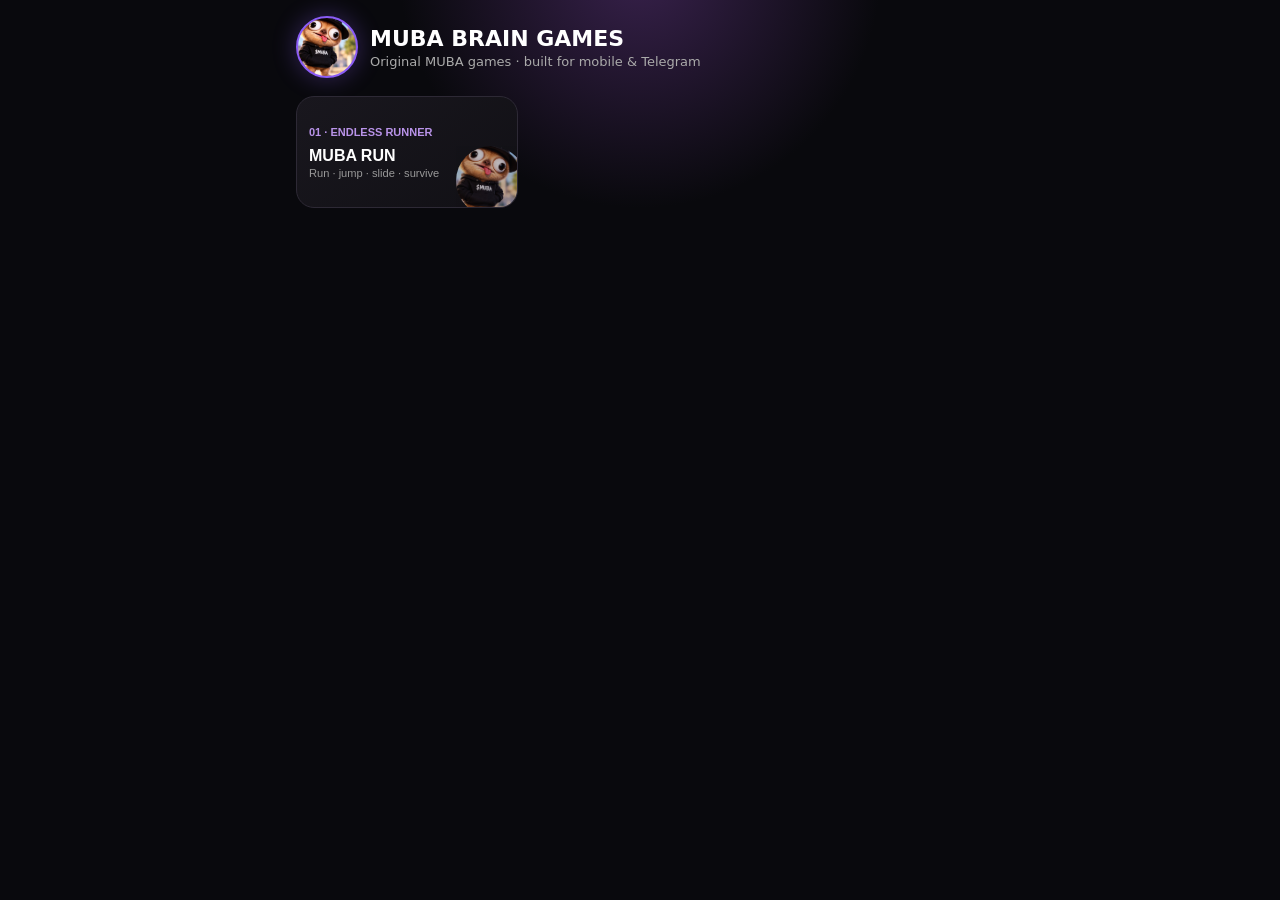
<file: muba-brain-games/index.html>
<!doctype html>
<html lang="en"><head><meta charset="utf-8"><meta name="viewport" content="width=device-width,initial-scale=1,user-scalable=no,viewport-fit=cover"><title>MUBA Brain Games</title>
<style>
*{box-sizing:border-box}html,body{margin:0;min-height:100%;background:#09090d;color:#fff;font-family:system-ui,-apple-system,sans-serif}body{background:radial-gradient(circle at 50% -15%,#38214c 0,#09090d 35%)}main{max-width:720px;margin:auto;padding:16px}.head{display:flex;align-items:center;gap:12px}.logo{width:62px;height:62px;border-radius:50%;background:url('../daily-story-worker/muba_daily_story_master_reference.png') center 23%/240% auto no-repeat;border:2px solid #8b5cf6;box-shadow:0 0 24px #8b5cf655}.head h1{font-size:22px;margin:0}.sub{font-size:13px;color:#aaa;margin-top:3px}.grid{display:grid;grid-template-columns:repeat(2,minmax(0,1fr));gap:11px;margin-top:18px}.card{appearance:none;text-align:left;border:1px solid #2d2935;border-radius:18px;background:linear-gradient(145deg,#19171e,#111015);color:white;padding:12px;min-height:112px;position:relative;overflow:hidden}.card:active{transform:scale(.98)}.card .n{font-size:11px;color:#b993e9;font-weight:800}.card b{display:block;margin-top:8px;font-size:16px}.card small{color:#999}.mark{position:absolute;right:-9px;bottom:-9px;width:70px;height:70px;border-radius:50%;background:url('../daily-story-worker/muba_daily_story_master_reference.png') center 23%/245% auto no-repeat;opacity:.72}.player{position:fixed;inset:0;background:#07070a;z-index:30;display:none;flex-direction:column}.player.open{display:flex}.bar{height:58px;flex:none;display:flex;align-items:center;gap:10px;padding:7px max(10px,env(safe-area-inset-right)) 7px max(10px,env(safe-area-inset-left));background:#111116;border-bottom:1px solid #292631}.back{border:1px solid #393442;background:#1b1920;color:#fff;border-radius:12px;padding:9px 12px;font-weight:700}.barlogo{width:38px;height:38px;border-radius:50%;background:url('../daily-story-worker/muba_daily_story_master_reference.png') center 23%/245% auto no-repeat;border:1px solid #8b5cf6}.title{min-width:0;flex:1}.title b{display:block;white-space:nowrap;overflow:hidden;text-overflow:ellipsis}.title span{font-size:11px;color:#999}.framewrap{position:relative;flex:1;min-height:0;background:#000}.framewrap iframe{border:0;width:100%;height:100%;display:block;background:#000}.badge{position:absolute;z-index:4;right:9px;top:9px;display:flex;align-items:center;gap:6px;background:#0a0a0dcc;border:1px solid #ffffff22;border-radius:999px;padding:5px 8px;pointer-events:none;font-size:10px;font-weight:800}.badge i{display:block;width:25px;height:25px;border-radius:50%;background:url('../daily-story-worker/muba_daily_story_master_reference.png') center 23%/245% auto no-repeat}.notice{font-size:11px;color:#777;text-align:center;margin:18px 4px}.loading{position:absolute;inset:0;display:grid;place-items:center;background:#09090d;z-index:2;color:#aaa}.loading.hide{display:none}@media(min-width:650px){.grid{grid-template-columns:repeat(3,1fr)}} 
</style></head><body><main><div class="head"><div class="logo"></div><div><h1>MUBA BRAIN GAMES</h1><div class="sub">Original MUBA games · built for mobile & Telegram</div></div></div><section class="grid" id="grid"><button class="card" id="run"><span class="n">01 · ENDLESS RUNNER</span><b>MUBA RUN</b><small>Run · jump · slide · survive</small><span class="mark"></span></button></section>
<section class="player" id="player"><div class="bar"><button class="back" id="back">← BACK</button><div class="barlogo"></div><div class="title"><b>MUBA RUN</b><span>Original MUBA game</span></div></div><div class="framewrap"><iframe id="frame" title="MUBA RUN" allow="autoplay; fullscreen"></iframe><div class="badge"><i></i>MUBA</div></div></section></main>

<script src="https://telegram.org/js/telegram-web-app.js"></script><script>
const tg=window.Telegram&&window.Telegram.WebApp;
if(tg){tg.ready();tg.expand();}
const player=document.getElementById('player'),frame=document.getElementById('frame');
document.getElementById('run').onclick=()=>{frame.src='./muba-run/';player.classList.add('open');tg&&tg.HapticFeedback&&tg.HapticFeedback.impactOccurred('light');};
document.getElementById('back').onclick=()=>{frame.src='about:blank';player.classList.remove('open');};
window.addEventListener('popstate',()=>{if(player.classList.contains('open')){frame.src='about:blank';player.classList.remove('open');}});
</script></body></html>
</file>
<file: assets/brand/web-refresh.css>
/* MUBA web refresh: presentation only. Runtime element IDs and API contracts stay in index.html. */
:root {
  --bg: #081d32;
  --bg-soft: #102d49;
  --card: #153c5b;
  --card-strong: #184c70;
  --purple: #1782ce;
  --purple-2: #1767a8;
  --pink: #71c9f4;
  --gold: #ffc27a;
  --text: #f4f9fc;
  --muted: #b8cede;
  --line: rgba(139, 209, 245, .24);
  --line-strong: rgba(100, 204, 255, .65);
  --success: #9fe1bc;
  --radius: 22px;
  --shadow: 0 24px 60px rgba(0, 9, 20, .23);
}
html { scroll-padding-top: 92px; }
body {
  background: var(--bg);
  color: var(--text);
}
body::before {
  content: "";
  position: fixed;
  inset: 0;
  z-index: -1;
  pointer-events: none;
  background:
    radial-gradient(circle at 80% 8%, rgba(24, 137, 218, .2), transparent 33%),
    linear-gradient(180deg, #081d32, #0d2a43 50%, #081d32);
}
::selection { color: #06121d; background: #a7def8; }
:focus-visible { outline: 2px solid #8bd6fa; outline-offset: 3px; }
[hidden] { display: none !important; }
.shell { width: min(1220px, calc(100% - 48px)); }
.hero > *, .studio-grid > *, .knowledge-intro > *, .knowledge-groups > *, .pathways > * { min-width: 0; }
.section { padding: 92px 0; scroll-margin-top: 74px; }
.section + .section { border-top: 1px solid rgba(141, 192, 222, .08); }
.section-head { max-width: 770px; margin-bottom: 34px; }
.eyebrow {
  padding: 0;
  color: #7bcaf2;
  background: transparent;
  border: 0;
  border-radius: 0;
  font-size: .73rem;
  letter-spacing: .17em;
}
.section-title {
  font-size: clamp(2.3rem, 5.2vw, 4.15rem);
  line-height: 1.06;
  letter-spacing: -.055em;
  margin: 13px 0 13px;
}
.section-title span,
.gallery-head h3 span { color: #8bd2f6; }
.section-copy { color: var(--muted); max-width: 660px; }
.card {
  background: linear-gradient(155deg, #173f5e, #102e49);
  border: 1px solid var(--line);
  box-shadow: var(--shadow);
}

header {
  background: rgba(8, 29, 50, .95);
  border-bottom: 1px solid rgba(154, 208, 238, .11);
  backdrop-filter: blur(18px);
}
.header-inner { min-height: 78px; }
.brand { display: inline-flex; align-items: center; gap: 10px; letter-spacing: -.045em; }
.brand img { width: 43px; height: 43px; border-radius: 50%; object-fit: cover; }
.brand span { color: #fff; font-size: 1.35rem; }
.brand small {
  color: #7ec6e9;
  font: 700 .61rem 'Outfit', system-ui, sans-serif;
  letter-spacing: .15em;
  border-left: 1px solid var(--line-strong);
  padding-left: 12px;
}
.nav { gap: clamp(12px, 1.9vw, 27px); }
.nav a { font-size: .88rem; font-weight: 700; }
.nav a:hover { color: #8bd6fa; }
.nav .nav-cta {
  color: #061a2c;
  background: #69d0ff;
  box-shadow: none;
  border-radius: 11px;
  padding: 11px 15px;
}
.menu-btn { border-color: var(--line-strong); }

.hero {
  min-height: min(740px, calc(100svh - 78px));
  grid-template-columns: minmax(0, 1fr) minmax(0, .9fr);
  gap: clamp(35px, 6vw, 92px);
  padding: 82px 0 58px;
}
.hero .eyebrow { font-size: .8rem; }
.hero h1 {
  font-size: clamp(4.5rem, 10vw, 8.3rem);
  line-height: .9;
  margin: 27px 0 26px;
}
.hero h1 span {
  background: linear-gradient(95deg, #f5fbff 4%, #bce9fc 52%, #68bbec 100%);
  -webkit-background-clip: text;
  background-clip: text;
}
.hero-sub { font-size: clamp(1.28rem, 2.3vw, 1.68rem); letter-spacing: .08em; }
.hero-quote { max-width: 470px; font-style: normal; font-size: 1.12rem; line-height: 1.55; margin: 18px 0 27px; }
.hero-footnote { color: #acc4d6; font-size: .83rem; margin-top: 30px; }
.btn { border-radius: 12px; min-height: 50px; }
.btn-primary {
  color: #041523;
  background: #69d0ff;
  box-shadow: 0 12px 30px rgba(14, 100, 156, .18);
}
.btn-primary:hover { background: #c2ecff; }
.btn-secondary { color: #a8def6; border-color: rgba(131, 205, 245, .34); background: rgba(131, 205, 245, .055); }
.btn-soft { color: #ecf8ff; border-color: var(--line-strong); background: rgba(134, 204, 240, .06); }
.mascot-wrap { align-items: center; }
.mascot-stage { width: min(510px, 100%); position: relative; padding: 13px 13px 70px; }
.mascot-stage::before {
  content: "";
  position: absolute;
  inset: 13px 13px 70px;
  border: 1px solid rgba(95, 174, 220, .19);
  border-radius: 50%;
  transform: scale(1.08);
}
.mascot-stage img { display: block; width: 100%; aspect-ratio: 1; object-fit: cover; border-radius: 50%; }
.mascot-caption {
  position: absolute;
  top: 0;
  left: 0;
  width: 100%;
  height: auto;
  fill: #ffc27a;
  font-size: 15px;
  font-weight: 800;
  letter-spacing: 1.6px;
  pointer-events: none;
}
.pathways { display: grid; grid-template-columns: repeat(3, 1fr); gap: 14px; margin: 0 0 48px; }
.pathways a {
  min-height: 156px;
  display: flex;
  flex-direction: column;
  justify-content: space-between;
  padding: 22px 24px;
  text-decoration: none;
  border: 1px solid var(--line);
  border-radius: 18px;
  background: linear-gradient(140deg, #17466a, #102f4a);
  transition: transform .18s ease, border-color .18s ease;
}
.pathways a:hover { transform: translateY(-3px); border-color: var(--line-strong); }
.pathways span { color: #ffc27a; font-size: .69rem; font-weight: 800; letter-spacing: .15em; }
.pathways strong { font: 700 1.55rem 'Space Grotesk', sans-serif; letter-spacing: -.04em; }
.pathways small { color: var(--muted); font-size: .85rem; }

#what-is-muba { background: linear-gradient(180deg, rgba(15, 42, 64, .28), transparent); }
.knowledge-shell { padding: clamp(22px, 3vw, 38px); }
.knowledge-intro { grid-template-columns: repeat(2, 1fr); }
.knowledge-note { background: rgba(135, 199, 234, .045); border-color: var(--line); }
.knowledge-note strong { color: #c0eafd; }
.knowledge-groups { display: grid; grid-template-columns: repeat(5, 1fr); gap: 9px; margin: 26px 0 22px; }
.knowledge-group {
  text-align: left;
  min-height: 106px;
  padding: 16px;
  border-radius: 14px;
  border: 1px solid var(--line);
  background: rgba(3, 19, 31, .25);
  color: var(--text);
  cursor: pointer;
}
.knowledge-group strong { display: block; font-weight: 800; font-size: .95rem; }
.knowledge-group small { display: block; color: var(--muted); line-height: 1.35; margin-top: 9px; }
.knowledge-group.active { background: #086baf; border-color: #69d0ff; }
.knowledge-group.active small { color: #d5effd; }
.topic-tabs { flex-wrap: wrap; overflow: visible; margin: 0 0 16px; }
.chip { border-color: var(--line); background: rgba(133, 198, 234, .045); }
.chip.active { color: #061827; background: #9bd7f5; border-color: #9bd7f5; box-shadow: none; }
.topic-panel { border-color: var(--line); padding-top: 26px; }
.topic-header { max-width: 800px; }
.accordion details { border-color: var(--line); background: rgba(7, 22, 36, .57); }
.accordion summary::after { color: #91d5f7; }

#daily-story { background: rgba(13, 36, 55, .18); }
.story-book { max-width: 960px; background: linear-gradient(160deg, #112b40, #0a1b2b); }
.story-frame { border-color: rgba(175, 219, 240, .62); border-radius: 14px; background: #091c2c; }
.story-kicker { color: #8ad0f2; }
.story-copy { color: #e2f2fa; }
.story-empty { padding: 35px 20px 8px; color: var(--muted); }

.studio-workspace { padding: clamp(22px, 3vw, 38px); }
.studio-identity img { border: 0; box-shadow: none; }
.studio-identity p { max-width: 720px; }
.studio-workspace .prompt-box, .studio-workspace .tweet-lab { background: rgba(3, 20, 33, .38); }
.prompt-box textarea { background: #071724; border-color: var(--line-strong); }
.prompt-box textarea:focus { border-color: #86d2f6; }
.creator-type { border-color: var(--line); background: #102b40; }
.creator-type.active { color: #061827; border-color: #a5def7; background: #a5def7; }
.studio-preview img, .gallery-card img { background: #081a29; }
.tweet-card { background: rgba(7, 24, 38, .65); }
.tags-box { color: #a2daf5; border-color: var(--line-strong); }
.gallery-wrap { margin-top: 22px; }
.gallery-empty { min-width: 100%; border-color: var(--line-strong); }

.news-filters button { background: #10293d; border-color: var(--line); }
.news-filters button[aria-pressed="true"] { color: #061827; border-color: #9bd7f5; background: #9bd7f5; }
.news-list { gap: 10px; max-height: 620px; }
.news-item { background: rgba(6, 23, 37, .66); border-color: var(--line); padding: 17px 20px; }
.news-meta, .news-source a, .dev-meta { color: #8bd3f6; }
.news-item h3 { font-size: 1.08rem; }
#live-price { padding: 34px 0; background: rgba(13, 36, 55, .24); }
.price-card { background: #0d263a; border-color: var(--line); border-radius: 15px; }
.price-card::before { opacity: .13; }
.price-card[data-asset="MUBA"] { background: #102b40; }
.dev-entry { background: rgba(3, 19, 31, .45); border-color: var(--line); }
.icon-btn { border-color: var(--line-strong); }
.official a:hover { border-color: var(--line-strong); }
footer { border-color: var(--line); }

@media (max-width: 1080px) {
  .brand small { display: none; }
  .nav { gap: 14px; }
}
@media (max-width: 900px) {
  .nav { background: #102d49; border-color: var(--line-strong); }
  .nav a { padding: 12px; }
  .nav .nav-cta { text-align: center; }
  .hero { grid-template-columns: minmax(0, 1fr); min-height: auto; gap: 24px; padding: 58px 0 32px; text-align: center; }
  .hero-actions { justify-content: center; }
  .hero h1 { font-size: clamp(3.65rem, 13vw, 6.8rem); }
  .hero-quote { margin-inline: auto; }
  .mascot-stage { width: min(430px, 100%); padding-bottom: 58px; }
  .mascot-stage::before { bottom: 58px; }
  .knowledge-intro { grid-template-columns: minmax(0, 1fr); }
  .knowledge-groups { grid-template-columns: repeat(3, 1fr); }
}
@media (max-width: 650px) {
  .shell { width: min(100% - 30px, 1220px); }
  .section { padding: 68px 0; }
  .hero { padding: 62px 0 30px; }
  .hero h1 { font-size: clamp(3.2rem, 15vw, 5.9rem); }
  .hero-quote { font-size: 1rem; }
  .hero-actions { justify-content: center; }
  .hero-actions .btn { flex: 1 1 180px; }
  .pathways { grid-template-columns: 1fr; gap: 9px; margin-bottom: 28px; }
  .pathways a { min-height: 105px; padding: 15px 18px; }
  .pathways strong { font-size: 1.2rem; }
  .knowledge-intro { grid-template-columns: 1fr; }
  .knowledge-groups { grid-template-columns: repeat(2, 1fr); gap: 7px; }
  .knowledge-group { min-height: 95px; padding: 12px; }
  .knowledge-group strong { font-size: .86rem; }
  .knowledge-group small { font-size: .73rem; }
  .topic-tabs { gap: 7px; }
  .topic-tabs .chip { font-size: .75rem; padding: 8px 11px; }
  .news-list { max-height: 560px; }
  .news-item { padding: 15px; }
  .studio-identity { grid-template-columns: 60px 1fr; }
  .studio-identity img { width: 60px; height: 60px; }
  .price-bar { grid-template-columns: repeat(2, 1fr); }
  .price-card[data-asset="MUBA"] { grid-column: 1 / -1; }
}
@media (prefers-reduced-motion: reduce) {
  .pathways a { transition: none; }
}
</file>
